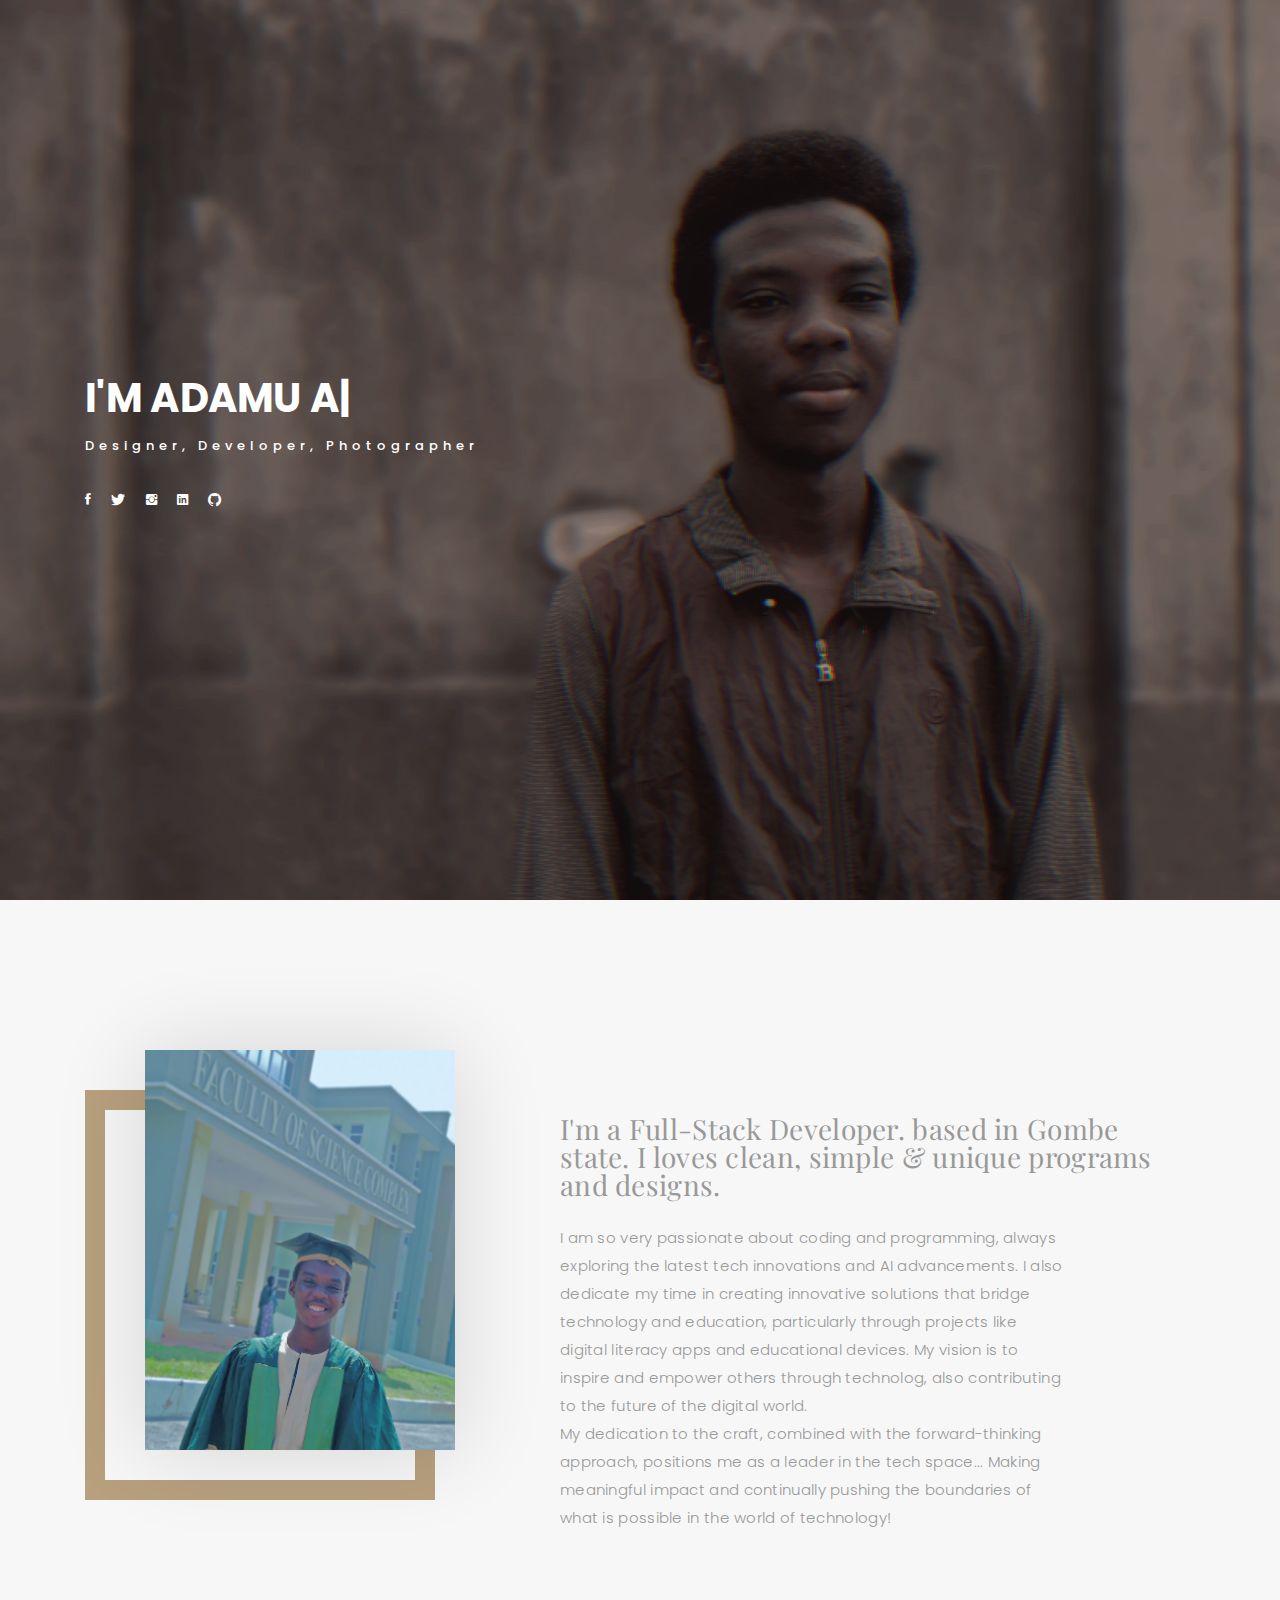
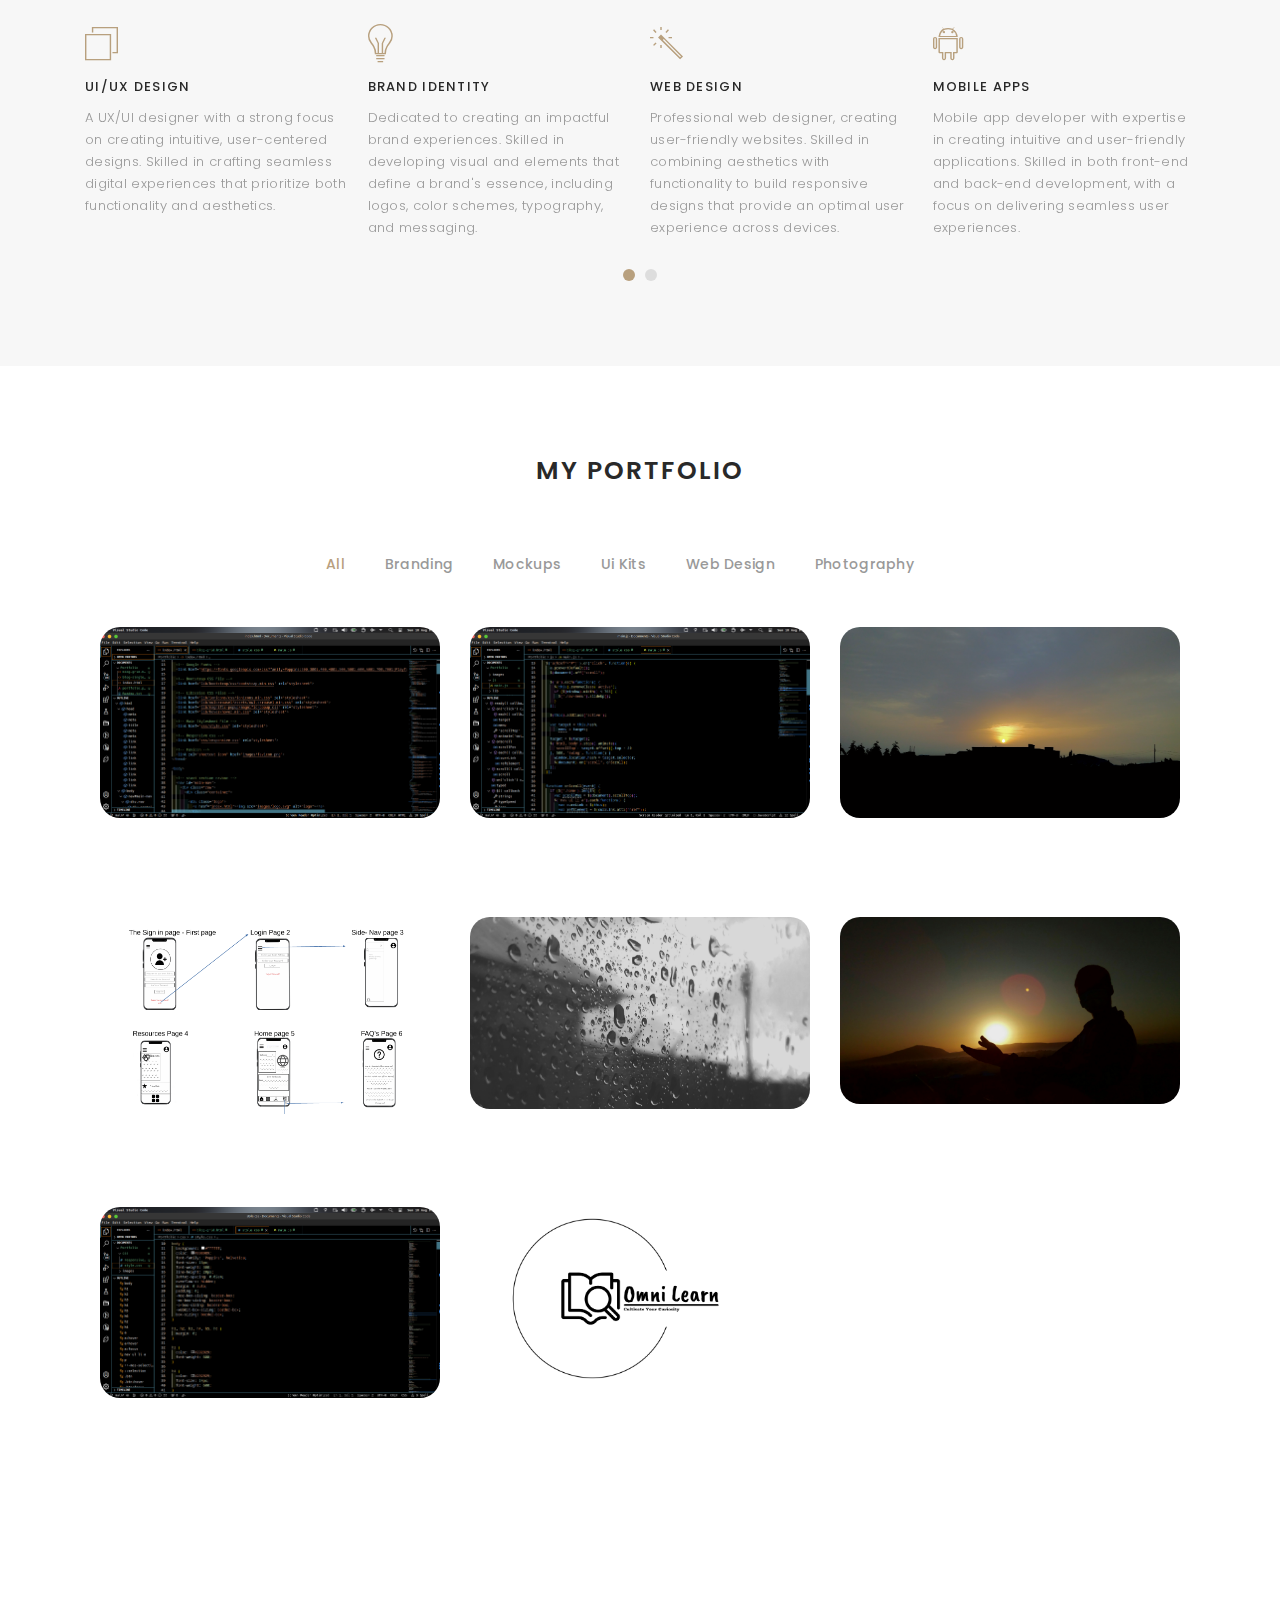
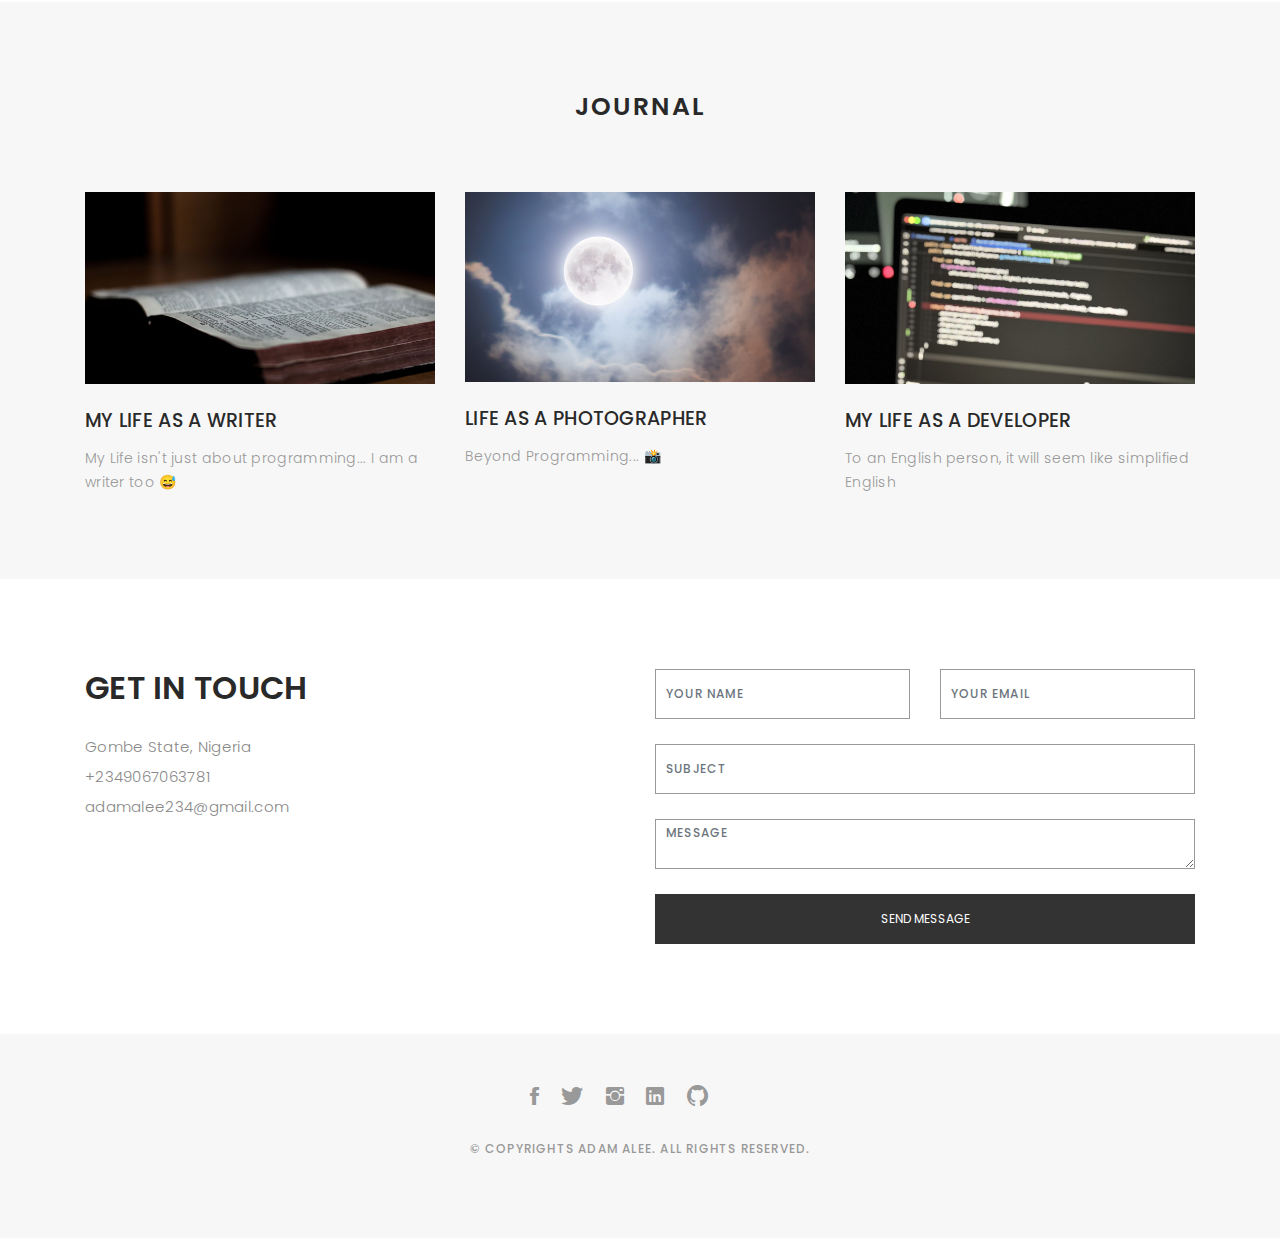
<file: Portfolio/index.html>
<!DOCTYPE html>
<html lang="en">

<head>
  <!-- meta -->
  <meta charset="utf-8">
  <meta content="width=device-width, initial-scale=1.0" name="viewport">

  <title>My Portfolio - Adam Alee</title>
  <meta content="" name="keywords">
  <meta content="" name="description">

  <!-- Google Fonts -->
  <link href="https://fonts.googleapis.com/css?family=Poppins:300,300i,400,400i,500,500i,600,600i,700,700i|Playfair+Display:400,400i,700,700i,900,900i" rel="stylesheet">

  <!-- Bootstrap CSS File -->
  <link href="lib/bootstrap/css/bootstrap.min.css" rel="stylesheet">

  <!-- Libraries CSS Files -->
  <link href="lib/ionicons/css/ionicons.min.css" rel="stylesheet">
  <link href="lib/owlcarousel/assets/owl.carousel.min.css" rel="stylesheet">
  <link href="lib/magnific-popup/magnific-popup.css" rel="stylesheet">
  <link href="lib/hover/hover.min.css" rel="stylesheet">

  <!-- Main Stylesheet File -->
  <link href="css/style.css" rel="stylesheet">

  <!-- Responsive css -->
  <link href="css/responsive.css" rel="stylesheet">

  <!-- Favicon -->
  <link rel="shortcut icon" href="images/favicon.png">
</head>

<body>

  <!-- start section navbar -->
  <nav id="main-nav">
    <div class="row">
      <div class="container">

        <div class="logo">
          <a href="index.html"><img src="images/logo.svg" alt="logo"></a>
        </div>

        <div class="responsive"><i data-icon="m" class="ion-navicon-round"></i></div>

        <ul class="nav-menu list-unstyled">
          <li><a href="#header" class="smoothScroll">Home</a></li>
          <li><a href="#about" class="smoothScroll">About</a></li>
          <li><a href="#portfolio" class="smoothScroll">Portfolio</a></li>
          <li><a href="#journal" class="smoothScroll">Blog</a></li>
          <li><a href="#contact" class="smoothScroll">Contact</a></li>
        </ul>

      </div>
    </div>
  </nav>
  <!-- End section navbar -->


  <!-- start section header -->
  <div id="header" class="home">

    <div class="container">
      <div class="header-content">
        <h1>I'm <span class="typed"></span></h1>
        <p>designer, developer, photographer</p>

        <ul class="list-unstyled list-social">
          <li><a href="#"><i class="ion-social-facebook"></i></a></li>
          <li><a href="https://x.com/_adam_alee"><i class="ion-social-twitter"></i></a></li>
          <li><a href="https://www.instagram.com/_adam_alee"><i class="ion-social-instagram"></i></a></li>
          <li><a href="https://www.linkedin.com/in/muhammad-adamu-aliyu"><i class="ion-social-linkedin"></i></a></li>
          <li><a href="#"><i class="ion-social-medium"></i></a></li>
          <li><a href="#"><i class="ion-social-telegram"></i></a></li>
          <li><a href="https://www.github.com/AdamAlee01"><i class="ion-social-github"></i></a></li>
        </ul>
      </div>
    </div>
  </div>
  <!-- End section header -->


  <!-- start section about us -->
  <div id="about" class="paddsection">
    <div class="container">
      <div class="row justify-content-between">

        <div class="col-lg-4 ">
          <div class="div-img-bg">
            <div class="about-img">
              <img src="images/me.jpg" class="img-responsive" alt="me">
            </div>
          </div>
        </div>

        <div class="col-lg-7">
          <div class="about-descr">

            <p class="p-heading">I'm a Full-Stack Developer. based in Gombe state. I loves clean, simple & unique programs and designs.  </p>
            <p class="separator">I am so very passionate about coding and programming, always exploring the latest tech innovations and AI advancements. I also dedicate my time in creating innovative solutions that bridge technology and education, particularly through projects like digital literacy apps and educational devices. My vision is to inspire and empower others through technolog, also contributing to the future of the digital world. 
            <br>My dedication to the craft, combined with the forward-thinking approach, positions me as a leader in the tech space... Making meaningful impact and continually pushing the boundaries of what is possible in the world of technology! </p>

          </div>

        </div>
      </div>
    </div>
  </div>
  <!-- end section about us -->


  <!-- start section services -->
  <div id="services">
    <div class="container">

        <div class="services-carousel owl-theme">

          <div class="services-block">

            <i class="ion-ios-browsers-outline"></i>
            <span>UI/UX DESIGN</span>
            <p class="separator">A UX/UI designer with a strong focus on creating intuitive, user-centered designs. Skilled in crafting seamless digital experiences that prioritize both functionality and aesthetics.
 </p>

          </div>

          <div class="services-block">

            <i class="ion-ios-lightbulb-outline"></i>
            <span>BRAND IDENTITY</span>
            <p class="separator">Dedicated to creating an impactful brand experiences. Skilled in developing visual and elements that define a brand's essence, including logos, color schemes, typography, and messaging.
</p>

          </div>

          <div class="services-block">

            <i class="ion-ios-color-wand-outline"></i>
            <span>WEB DESIGN</span>
            <p class="separator">Professional web designer, creating user-friendly websites. Skilled in combining aesthetics with functionality to build responsive designs that provide an optimal user experience across devices.
 </p>

          </div>

          <div class="services-block">

            <i class="ion-social-android-outline"></i>
            <span>MOBILE APPS</span>
            <p class="separator">Mobile app developer with expertise in creating intuitive and user-friendly applications. Skilled in both front-end and back-end development, with a focus on delivering seamless user experiences.
 </p>

          </div>

          <div class="services-block">

            <i class="ion-ios-analytics-outline"></i>
            <span>Analytics</span>
            <p class="separator">professional data analyst with expertise in transforming complex data into actionable insights. Skilled in data collection, analysis, and visualization, with a strong ability to identify trends, patterns, and opportunities. </p>

          </div>

          <div class="services-block">

            <i class="ion-ios-camera-outline"></i>
            <span>PHOTOGRAPHY</span>
            <p class="separator">A professional photographer. Skilled in capturing striking visuals across diverse subjects, from landscapes to portraits. Taking impactful images that resonate with emotion and tell compelling stories
</p>

          </div>

        </div>

    </div>

  </div>
  <!-- end section services -->


  <!-- start section portfolio -->
  <div id="portfolio" class="text-center paddsection">

    <div class="container">
      <div class="section-title text-center">
        <h2>My Portfolio</h2>
      </div>
    </div>

    <div class="container">
      <div class="row">
        <div class="col-md-12">

          <div class="portfolio-list">

            <ul class="nav list-unstyled" id="portfolio-flters">
              <li class="filter filter-active" data-filter=".all">all</li>
              <li class="filter" data-filter=".branding">branding</li>
              <li class="filter" data-filter=".mockups">mockups</li>
              <li class="filter" data-filter=".uikits">ui kits</li>
              <li class="filter" data-filter=".webdesign">web design</li>
              <li class="filter" data-filter=".photography">photography</li>
            </ul>

          </div>

          <div class="portfolio-container">

            <div class="col-lg-4 col-md-6 portfolio-thumbnail all webdesign">
              <a class="popup-img" href="images/portfolio/webdesign1.jpg">
                <img src="images/portfolio/webdesign1.jpg" style="border-radius: 20px;" alt="img">
              </a>
            </div>

            <div class="col-lg-4 col-md-6 portfolio-thumbnail all webdesign">
              <a class="popup-img" href="images/portfolio/webdesign3.jpg">
                <img src="images/portfolio/webdesign3.jpg" style="border-radius: 20px;" alt="img">
              </a>
            </div>

            <div class="col-lg-4 col-md-6 portfolio-thumbnail all photography">
              <a class="popup-img" href="images/portfolio/photography1.jpg">
                <img src="images/portfolio/photography1.jpg" style="border-radius: 20px;" alt="img">
              </a>
            </div>

            <div class="col-lg-4 col-md-6 portfolio-thumbnail all mockups branding">
              <a class="popup-img" href="images/portfolio/branding1.jpg">
                <img src="images/portfolio/branding1.jpg" style="border-radius: 20px;" alt="img">
              </a>
            </div>
              
            <div class="col-lg-4 col-md-6 portfolio-thumbnail all photography">
              <a class="popup-img" href="images/portfolio/photography3.jpg">
                <img src="images/portfolio/photography3.jpg" style="border-radius: 20px;" alt="img">
              </a>
            </div>

            <div class="col-lg-4 col-md-6 portfolio-thumbnail all photography">
              <a class="popup-img" href="images/portfolio/photography5.jpg">
                <img src="images/portfolio/photography5.jpg" style="border-radius: 20px;" alt="img">
              </a>
            </div>

            <div class="col-lg-4 col-md-6 portfolio-thumbnail all mockups uikits webdesign">
              <a class="popup-img" href="images/portfolio/webdesign2.jpg">
                <img src="images/portfolio/webdesign2.jpg" style="border-radius: 20px;" alt="img">
              </a>
            </div>
            <div class="col-lg-4 col-md-6 portfolio-thumbnail all branding mockups">
              <a class="popup-img" href="images/portfolio/mockup1.jpg">
                <img src="images/portfolio/mockup1.jpg" style="border-radius: 20px;" alt="img">
              </a>
            </div>

          </div>
        </div>
      </div>
    </div>

  </div>
  <!-- End section portfolio -->


  <!-- start section journal -->
  <div id="journal" class="text-left paddsection">

    <div class="container">
      <div class="section-title text-center">
        <h2>journal</h2>
      </div>
    </div>

    <div class="container">
      <div class="journal-block">
        <div class="row">

          <div class="col-lg-4 col-md-6">
            <div class="journal-info">

              <a href="blog-single.html"><img src="images/blog-post-1.jpg" class="img-responsive" alt="img"></a>

              <div class="journal-txt">

                <h4><a href="blog-single.html"> MY LIFE AS A WRITER</a></h4>
                <p class="separator"> My Life isn't just about programming... I am a writer too 😅
                </p>

              </div>

            </div>
          </div>

          <div class="col-lg-4 col-md-6">
            <div class="journal-info">

              <a href="photographer.html"><img src="images/blog-post-2.jpg" class="img-responsive" alt="img"></a>

              <div class="journal-txt">

                <h4><a href="photographer.html"> LIFE AS A PHOTOGRAPHER</a></h4>
                <p class="separator">Beyond Programming... 📸
                </p>

              </div>

            </div>
          </div>

          <div class="col-lg-4 col-md-6">
            <div class="journal-info">

              <a href="blog-single.html"><img src="images/blog-post-3.jpg" class="img-responsive" style="border-radius:0px;" alt="img"></a>

              <div class="journal-txt">

                <h4><a href="blog-single.html"> MY LIFE AS A DEVELOPER</a></h4>
                <p class="separator">To an English person, it will seem like simplified English
                </p>

              </div>
            </div>
          </div>

        </div>
      </div>
    </div>

  </div>
  <!-- End section journal -->


  <!-- start sectoion contact -->
  <div id="contact" class="paddsection">
    <div class="container">
      <div class="contact-block1">
        <div class="row">

          <div class="col-lg-6">
            <div class="contact-contact">

              <h2 class="mb-30">GET IN TOUCH</h2>

              <ul class="contact-details">
                <li><span>Gombe State, Nigeria</span></li>
                <li><span>+2349067063781</span></li>
                <li><span>adamalee234@gmail.com</span></li>
              </ul>

            </div>
          </div>

          <div class="col-lg-6">
            <form action="" method="post" role="form" class="contactForm">
              <div class="row">

                <div id="sendmessage">Your message has been sent. Thank you!</div>
                <div id="errormessage"></div>

                <div class="col-lg-6">
                  <div class="form-group contact-block1">
                    <input type="text" name="name" class="form-control" id="name" placeholder="Your Name" data-rule="minlen:4" data-msg="Please enter at least 4 chars" />
                    <div class="validation"></div>
                  </div>
                </div>

                <div class="col-lg-6">
                  <div class="form-group">
                    <input type="email" class="form-control" name="email" id="email" placeholder="Your Email" data-rule="email" data-msg="Please enter a valid email" />
                    <div class="validation"></div>
                  </div>
                </div>

                <div class="col-lg-12">
                  <div class="form-group">
                    <input type="text" class="form-control" name="subject" id="subject" placeholder="Subject" data-rule="minlen:4" data-msg="Please enter at least 8 chars of subject" />
                    <div class="validation"></div>
                  </div>
                </div>

                <div class="col-lg-12">
                  <div class="form-group">
                    <textarea class="form-control" name="message" rows="12" data-rule="required" data-msg="Please write something for us" placeholder="Message"></textarea>
                    <div class="validation"></div>
                  </div>
                </div>

                <div class="col-lg-12">
                  <input type="submit" class="btn btn-defeault btn-send" value="Send message">
                </div>

              </div>
            </form>
          </div>
        </div>
      </div>
    </div>
  </div>
  <!-- start sectoion contact -->


  <!-- start section footer -->
  <div id="footer" class="text-center">
    <div class="container">
      <div class="socials-media text-center">

        <ul class="list-unstyled">
         <li><a href="#"><i class="ion-social-facebook"></i></a></li>
          <li><a href="https://x.com/_adam_alee"><i class="ion-social-twitter"></i></a></li>
          <li><a href="https://www.instagram.com/_adam_alee"><i class="ion-social-instagram"></i></a></li>
          <li><a href="https://www.linkedin.com/in/muhammad-adamu-aliyu"><i class="ion-social-linkedin"></i></a></li>
          <li><a href="#"><i class="ion-social-medium"></i></a></li>
          <li><a href="#"><i class="ion-social-telegram"></i></a></li>
          <li><a href="https://www.github.com/AdamAlee01"><i class="ion-social-github"></i></a></li>
        </ul>

      </div>

      <p>&copy; Copyrights Adam Alee. All rights reserved.</p>

    </div>
  </div>
  <!-- End section footer -->

  <!-- JavaScript Libraries -->
  <script src="lib/jquery/jquery.min.js"></script>
  <script src="lib/jquery/jquery-migrate.min.js"></script>
  <script src="lib/bootstrap/js/bootstrap.bundle.min.js"></script>
  <script src="lib/typed/typed.js"></script>
  <script src="lib/owlcarousel/owl.carousel.min.js"></script>
  <script src="lib/magnific-popup/magnific-popup.min.js"></script>
  <script src="lib/isotope/isotope.pkgd.min.js"></script>

  <!-- Contact Form JavaScript File -->
  <script src="contactform/contactform.js"></script>

  <!-- Template Main Javascript File -->
  <script src="js/main.js"></script>

</body>

</html>
</file>
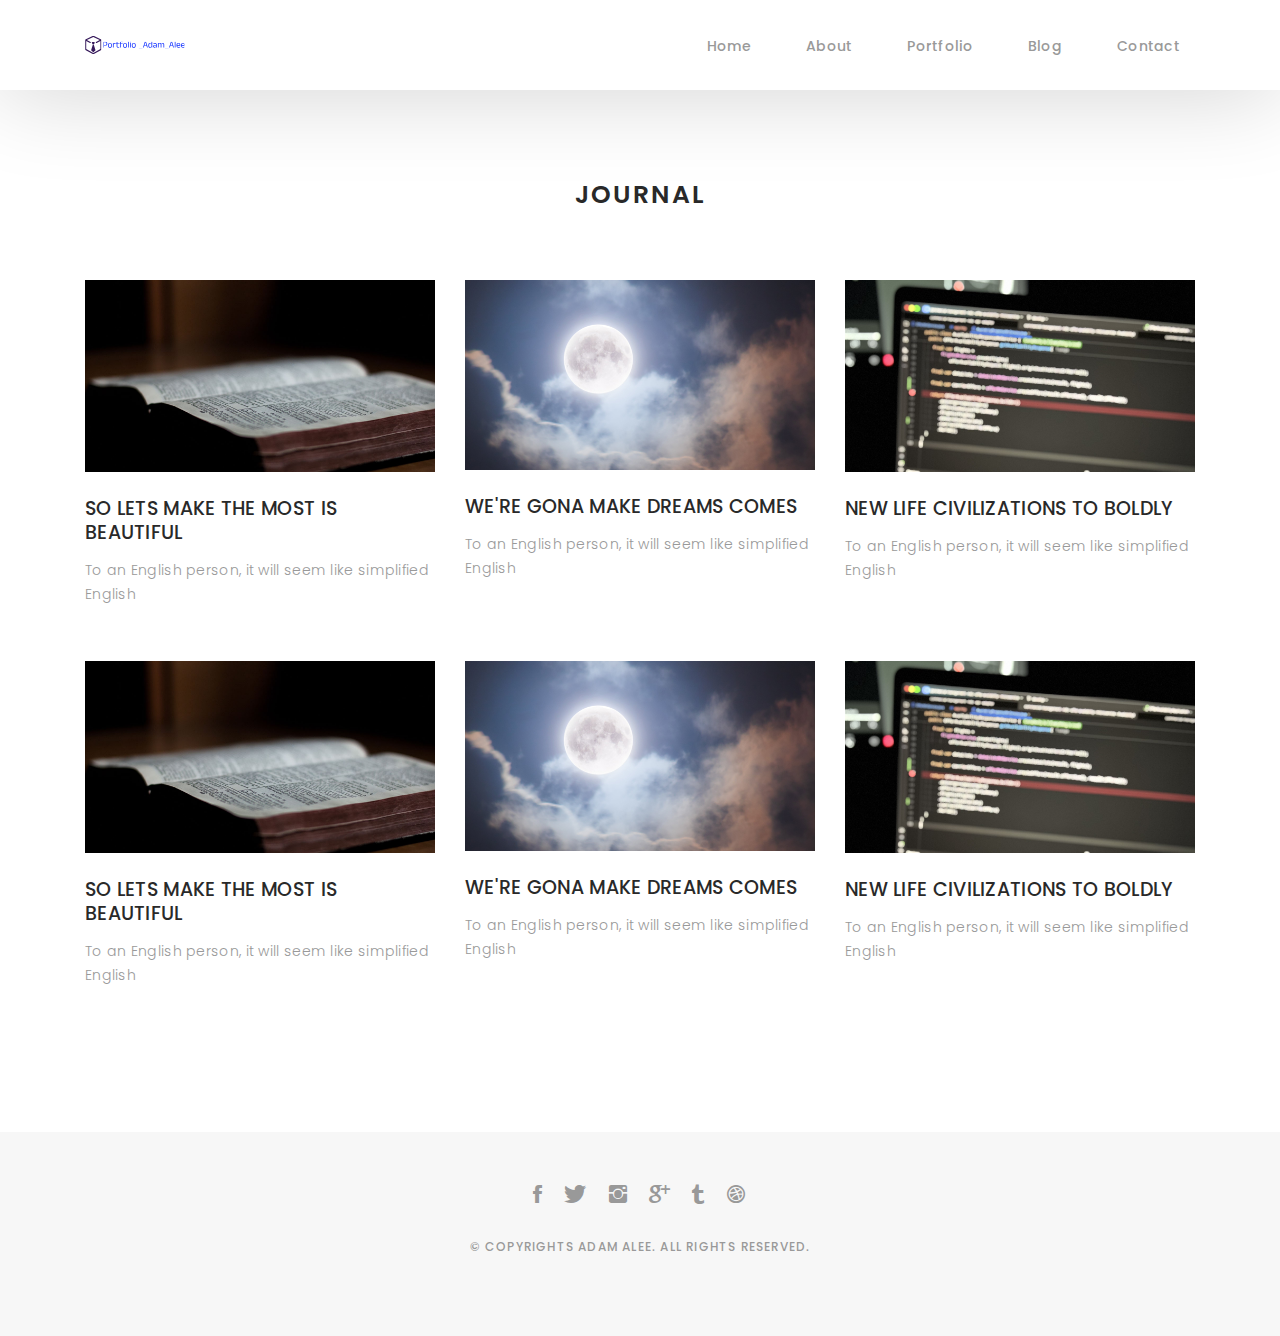
<file: Portfolio/blog-grid.html>
<!DOCTYPE html>
<html lang="en">

<head>
  <!-- meta -->
  <meta charset="utf-8">
  <meta content="width=device-width, initial-scale=1.0" name="viewport">

  <title>Adam Alee - Blog Grid</title>
  <meta content="" name="keywords">
  <meta content="" name="description">

  <!-- Google Fonts -->
  <link href="https://fonts.googleapis.com/css?family=Poppins:300,300i,400,400i,500,500i,600,600i,700,700i|Playfair+Display:400,400i,700,700i,900,900i" rel="stylesheet">

  <!-- Bootstrap CSS File -->
  <link href="lib/bootstrap/css/bootstrap.min.css" rel="stylesheet">

  <!-- Libraries CSS Files -->
  <link href="lib/ionicons/css/ionicons.min.css" rel="stylesheet">
  <link href="lib/owlcarousel/assets/owl.carousel.min.css" rel="stylesheet">
  <link href="lib/magnific-popup/magnific-popup.css" rel="stylesheet">
  <link href="lib/hover/hover.min.css" rel="stylesheet">

  <!-- Blog Stylesheet File -->
  <link href="css/blog.css" rel="stylesheet">

  <!-- Main Stylesheet File -->
  <link href="css/style.css" rel="stylesheet">

  <!-- Responsive css -->
  <link href="css/responsive.css" rel="stylesheet">

  <!-- Favicon -->
  <link rel="shortcut icon" href="images/favicon.png">

  <!-- =======================================================
    Author: Adam Alee
    Author URL: 
  ======================================================= -->
</head>

<body>

  <!-- start section navbar -->
  <nav id="main-nav-subpage" class="subpage-nav">
    <div class="row">
      <div class="container">

        <div class="logo">
          <a href="index.html"><img src="images/logo.svg" alt="logo"></a>
        </div>

        <div class="responsive"><i data-icon="m" class="ion-navicon-round"></i></div>

        <ul class="nav-menu list-unstyled">
          <li><a href="#homee" class="smoothScroll">Home</a></li>
          <li><a href="#about" class="smoothScroll">About</a></li>
          <li><a href="#portfolio" class="smoothScroll">Portfolio</a></li>
          <li><a href="#blog" class="smoothScroll">Blog</a></li>
          <li><a href="#contact" class="smoothScroll">Contact</a></li>
        </ul>

      </div>
    </div>
  </nav>
  <!-- End section navbar -->

  <!-- start section journal -->
  <div id="journal-blog" class="text-left  paddsections">

    <div class="container">
      <div class="section-title text-center">
        <h2>journal</h2>
      </div>
    </div>

    <div class="container">
      <div class="journal-block">
        <div class="row">

          <div class="col-lg-4 col-md-6">
            <div class="journal-info mb-30">

              <a href="blog-single.html"><img src="images/blog-post-1.jpg" class="img-responsive" alt="img"></a>

              <div class="journal-txt">

                <h4><a href="blog-single.html">SO LETS MAKE THE MOST IS BEAUTIFUL</a></h4>
                <p class="separator">To an English person, it will seem like simplified English
                </p>

              </div>

            </div>
          </div>

          <div class="col-lg-4 col-md-6">
            <div class="journal-info mb-30">

              <a href="blog-single.html"><img src="images/blog-post-2.jpg" class="img-responsive" alt="img"></a>

              <div class="journal-txt">

                <h4><a href="blog-single.html">WE'RE GONA MAKE DREAMS COMES</a></h4>
                <p class="separator">To an English person, it will seem like simplified English
                </p>

              </div>

            </div>
          </div>

          <div class="col-lg-4 col-md-6">
            <div class="journal-info mb-30">

              <a href="blog-single.html"><img src="images/blog-post-3.jpg" class="img-responsive" alt="img"></a>

              <div class="journal-txt">

                <h4><a href="blog-single.html">NEW LIFE CIVILIZATIONS TO BOLDLY</a></h4>
                <p class="separator">To an English person, it will seem like simplified English
                </p>

              </div>

            </div>
          </div>

          <div class="col-lg-4 col-md-6">
            <div class="journal-info mb-30">

              <a href="blog-single.html"><img src="images/blog-post-1.jpg" class="img-responsive" alt="img"></a>

              <div class="journal-txt">

                <h4><a href="blog-single.html">SO LETS MAKE THE MOST IS BEAUTIFUL</a></h4>
                <p class="separator">To an English person, it will seem like simplified English
                </p>

              </div>

            </div>
          </div>

          <div class="col-lg-4 col-md-6">
            <div class="journal-info mb-30">

              <a href="blog-single.html"><img src="images/blog-post-2.jpg" class="img-responsive" alt="img"></a>

              <div class="journal-txt">

                <h4><a href="blog-single.html">WE'RE GONA MAKE DREAMS COMES</a></h4>
                <p class="separator">To an English person, it will seem like simplified English
                </p>

              </div>

            </div>
          </div>

          <div class="col-lg-4 col-md-6">
            <div class="journal-info mb-30">

              <a href="blog-single.html"><img src="images/blog-post-3.jpg" class="img-responsive" alt="img"></a>

              <div class="journal-txt">

                <h4><a href="blog-single.html">NEW LIFE CIVILIZATIONS TO BOLDLY</a></h4>
                <p class="separator">To an English person, it will seem like simplified English
                </p>

              </div>

            </div>
          </div>

        </div>
      </div>
    </div>
  </div>
  <!-- End section journal -->


  <!-- start section footer -->
  <div id="footer" class="text-center">
    <div class="container">
      <div class="socials-media text-center">

        <ul class="list-unstyled">
          <li><a href="#"><i class="ion-social-facebook"></i></a></li>
          <li><a href="#"><i class="ion-social-twitter"></i></a></li>
          <li><a href="#"><i class="ion-social-instagram"></i></a></li>
          <li><a href="#"><i class="ion-social-googleplus"></i></a></li>
          <li><a href="#"><i class="ion-social-tumblr"></i></a></li>
          <li><a href="#"><i class="ion-social-dribbble"></i></a></li>
        </ul>

      </div>

      <p>&copy; Copyrights Adam Alee. All rights reserved.</p>

      <div class="credits">
       
      </div>

    </div>
  </div>
  <!-- End section footer -->

  <!-- JavaScript Libraries -->
  <script src="lib/jquery/jquery.min.js"></script>
  <script src="lib/jquery/jquery-migrate.min.js"></script>
  <script src="lib/bootstrap/js/bootstrap.bundle.min.js"></script>
  <script src="lib/typed/typed.js"></script>
  <script src="lib/owlcarousel/owl.carousel.min.js"></script>
  <script src="lib/magnific-popup/magnific-popup.min.js"></script>
  <script src="lib/isotope/isotope.pkgd.min.js"></script>

  <!-- Contact Form JavaScript File -->
  <script src="contactform/contactform.js"></script>

  <!-- Template Main Javascript File -->
  <script src="js/main.js"></script>

</body>

</html>
</file>
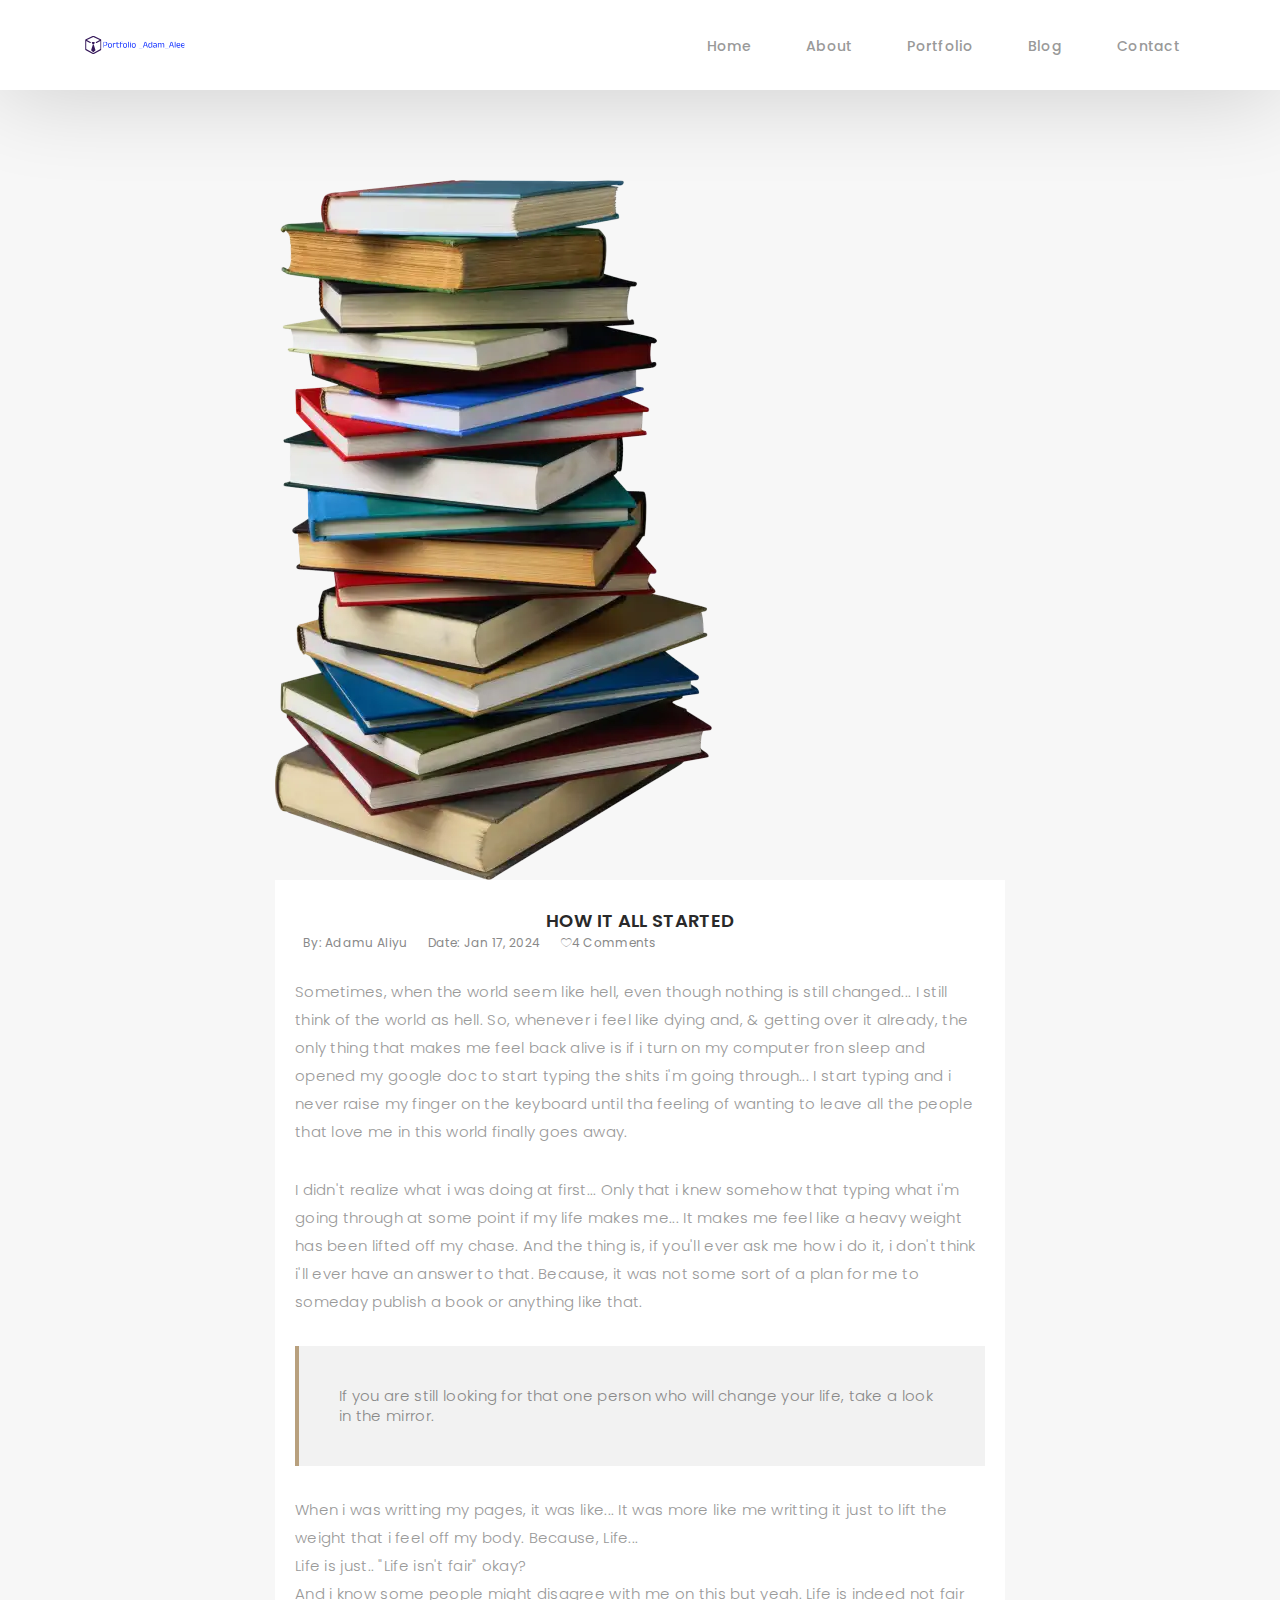
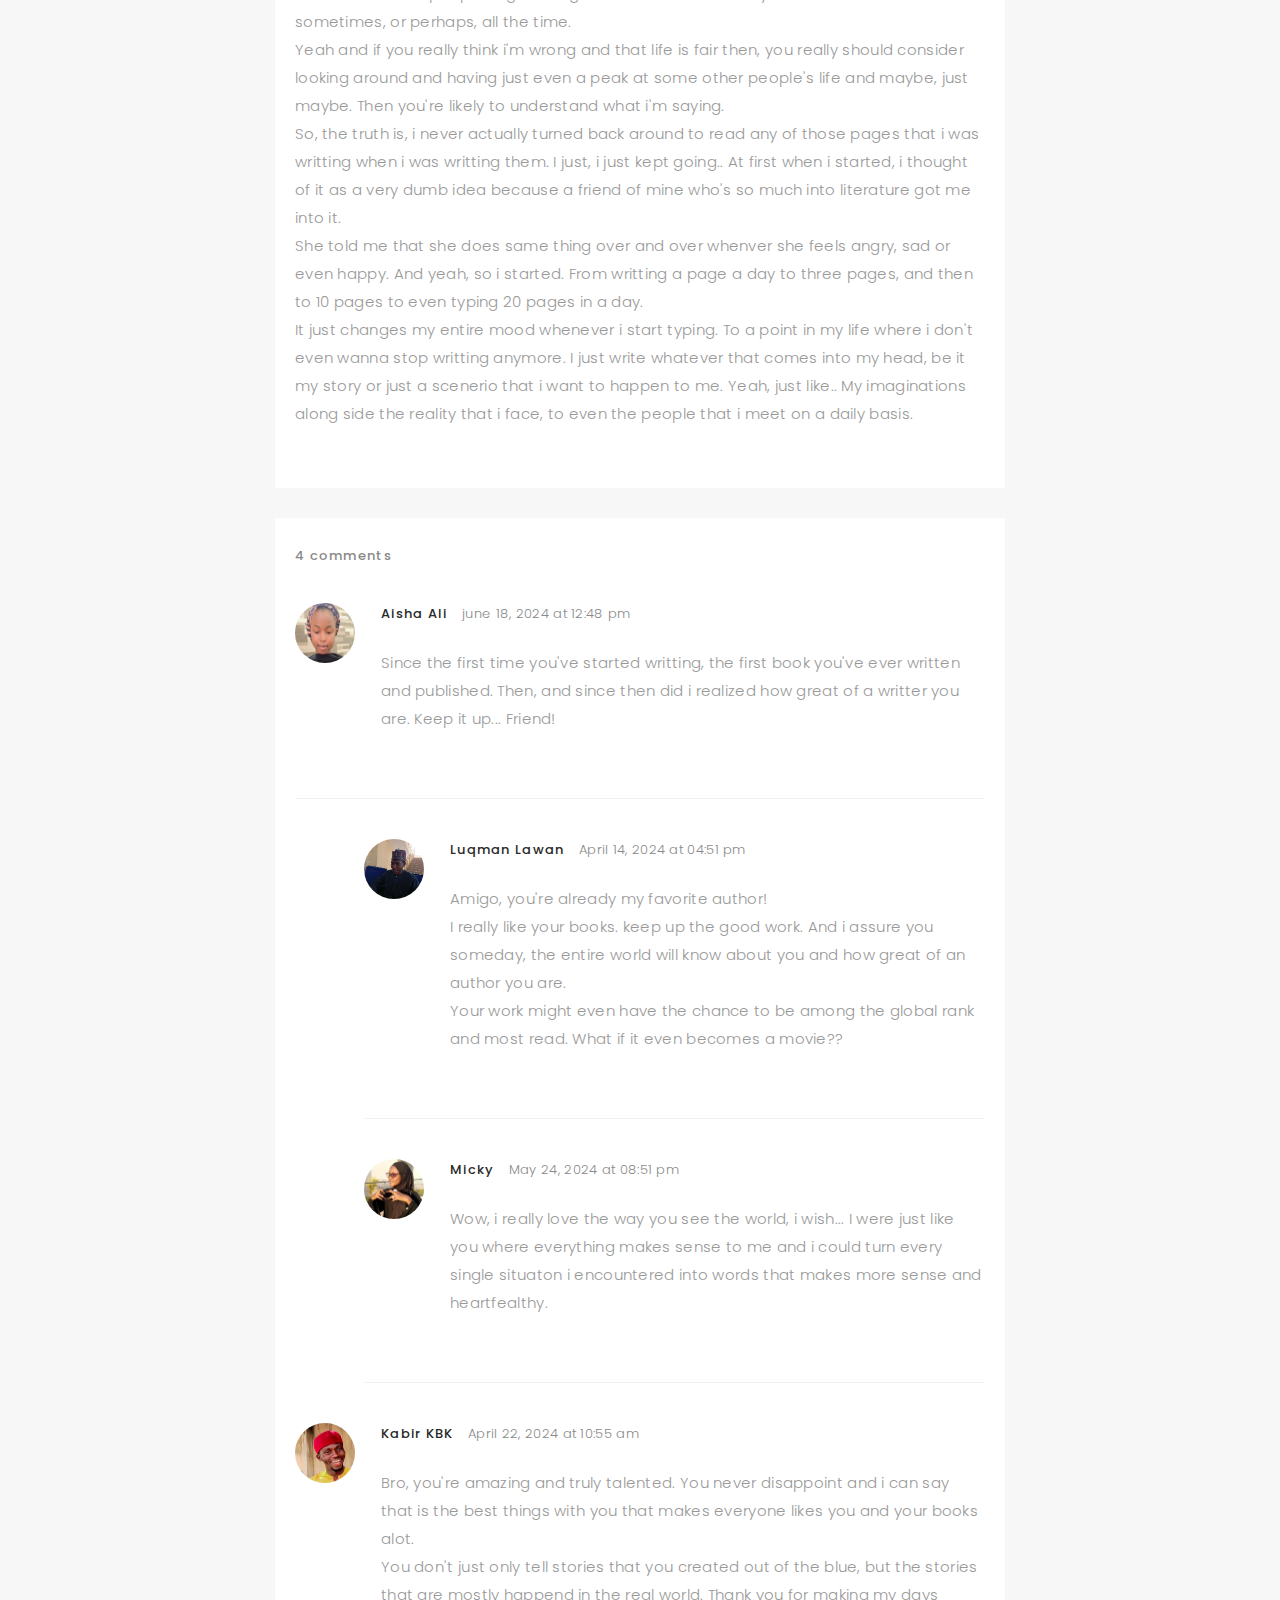
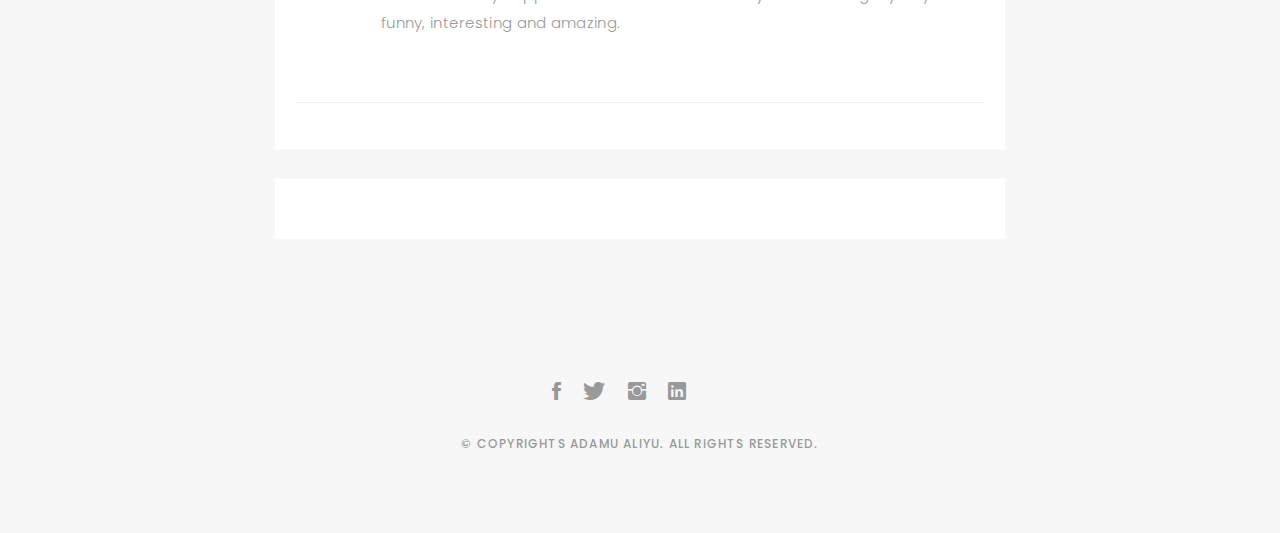
<file: Portfolio/blog-single.html>
<!DOCTYPE html>
<html lang="en">

<head>
  <!-- meta -->
  <meta charset="utf-8">
  <meta content="width=device-width, initial-scale=1.0" name="viewport">

  <title>Adam as an author</title>
  <meta content="" name="keywords">
  <meta content="" name="description">

  <!-- Google Fonts -->
  <link href="https://fonts.googleapis.com/css?family=Poppins:300,300i,400,400i,500,500i,600,600i,700,700i|Playfair+Display:400,400i,700,700i,900,900i" rel="stylesheet">

  <!-- Bootstrap CSS File -->
  <link href="lib/bootstrap/css/bootstrap.min.css" rel="stylesheet">

  <!-- Libraries CSS Files -->
  <link href="lib/ionicons/css/ionicons.min.css" rel="stylesheet">
  <link href="lib/owlcarousel/assets/owl.carousel.min.css" rel="stylesheet">
  <link href="lib/magnific-popup/magnific-popup.css" rel="stylesheet">
  <link href="lib/hover/hover.min.css" rel="stylesheet">

  <!-- Blog Stylesheet File -->
  <link href="css/blog.css" rel="stylesheet">

  <!-- Main Stylesheet File -->
  <link href="css/style.css" rel="stylesheet">

  <!-- Responsive css -->
  <link href="css/responsive.css" rel="stylesheet">

  <!-- Favicon -->
  <link rel="shortcut icon" href="images/favicon.png">

  <!-- =======================================================
    Author: Adamu Aliyu
  ======================================================= -->
</head>

<body>

  <!-- start section navbar -->
  <nav id="main-nav-subpage" class="subpage-nav">
    <div class="row">
      <div class="container">

        <div class="logo">
          <a href="index.html"><img src="images/logo.svg" alt="logo"></a>
        </div>

        <div class="responsive"><i data-icon="m" class="ion-navicon-round"></i></div>

        <ul class="nav-menu list-unstyled">
          <li><a href="index.html" class="smoothScroll">Home</a></li>
          <li><a href="#about" class="smoothScroll">About</a></li>
          <li><a href="#portfolio" class="smoothScroll">Portfolio</a></li>
          <li><a href="#blog" class="smoothScroll">Blog</a></li>
          <li><a href="#contact" class="smoothScroll">Contact</a></li>
        </ul>
      </div>
    </div>
  </nav>
  <!-- End section navbar -->
  <!-- start section main content -->
  <div class="main-content paddsection">
    <div class="container">
      <div class="row justify-content-center">
        <div class="col-md-8 col-md-offset-2">
          <div class="row">
            <div class="container-main single-main">
              <div class="col-md-12">
                <div class="block-main mb-30">
                  <img src="images/blog-post-big.jpg" class="img-responsive" alt="reviews2">
                  <div class="content-main single-post padDiv">
                    <div class="journal-txt">
                      <h4 style="font-size: larger; text-align: center">HOW IT ALL STARTED</h4>
                    </div>
                    <div class="post-meta">
                      <ul class="list-unstyled mb-0">
                        <li class="author">by: Adamu Aliyu</li>
                        <li class="date">date: Jan 17, 2024</li>
                        <li class="commont"><i class="ion-ios-heart-outline"></i>4 Comments</li>
                      </ul>
                    </div>
                    <p class="mb-30">Sometimes, when the world seem like hell, even though nothing is still changed... I still think of the world as hell.
                      So, whenever i feel like dying and, & getting over it already, the only thing that makes me feel back alive is if i turn on my computer fron sleep and opened my
                      google doc to start typing the shits i'm going through... I start typing and i never raise my finger on the keyboard until tha feeling of wanting to leave all the people that
                      love me in this world finally goes away.</p>
                    <p class="mb-30">I didn't realize what i was doing at first... Only that i knew somehow that typing what i'm going through at some point if my life makes me...
                      It makes me feel like a heavy weight has been lifted off my chase. And the thing is, if you'll ever ask me how i do it, i don't think i'll ever have an answer 
                      to that. Because, it was not some sort of a plan for me to someday publish a book or anything like that.</p>
                    <blockquote>If you are still looking for that one person who will change your life, take a look in the mirror.</blockquote>
                    <p class="mb-30">When i was writting my pages, it was like... It was more like me writting it just to lift the weight that i feel off my body.
                        Because,
                      Life...
                        <br>Life is just.. "Life isn't fair" okay? <br>And i know some people might disagree with me on this but yeah. Life is indeed not fair sometimes, or perhaps, all the time.<br>
                       Yeah and if you really think i'm wrong and that life is fair then, you really should consider looking around and having just even a peak at some other people's life and maybe, just maybe. Then
                        you're likely to understand what i'm saying.
                      <br>So, the truth is, i never actually turned back around to read any of those pages that i was writting when i was writting them. I just, i just kept going.. 
                        At first when i started, i thought of it as a very dumb idea because a friend of mine who's so much into literature got me into it.
                       <br> She told me that she does same thing over and over whenver she feels angry, sad or even happy. And yeah, so i started. From writting a page 
                        a day to three pages, and then to 10 pages to even
                      typing 20 pages in a day. <br>It just changes my entire mood whenever i start typing. To a point in my life where i don't even wanna stop writting anymore.
                     I just write whatever that comes into my head, be it my story or just a scenerio that i want to happen to me. Yeah, just like..
                        My imaginations along side the reality that i face, to even the people that i meet on a daily basis.</p>
                  </div>
                </div>
              </div>
              <div class="col-md-12">
                <div class="comments text-left padDiv mb-30">
                  <div class="entry-comments">
                    <h6 class="mb-30">4 comments</h6>
                    <ul class="entry-comments-list list-unstyled">
                      <li>
                        <div class="entry-comments-item">
                          <img src="images/avatar.jpg" class="entry-comments-avatar" alt="">
                          <div class="entry-comments-body">
                            <span class="entry-comments-author">Aisha Ali</span>
                            <span style="font-size: small">june 18, 2024 at 12:48 pm</span>
                            <p class="mb-10">Since the first time you've started writting, the first book you've ever written and published.
                                Then, and since then did i realized how great of a writter you are. Keep it up... Friend! </p>
                          </div>
                        </div>
                        <ul class="entry-comments-reply list-unstyled">
                          <li>
                            <div class="entry-comments-item">
                              <img src="images/avatar2.jpg" class="entry-comments-avatar" alt="">
                              <div class="entry-comments-body">
                                <span class="entry-comments-author">Luqman Lawan</span>
                                <span style="font-size: small">April 14, 2024 at 04:51 pm</span>
                                <p class="mb-10">Amigo, you're already my favorite author! <br>
                                    I really like your books. keep up the good work. And i assure you someday, 
                                    the entire world will  
                                  know about you and how great of an author you are.<br> Your work might even have the chance
                                    to be among the global rank and most read.
                                    What if it even becomes a movie??</p>
                              </div>
                            </div>
                          </li>
                            <div class="entry-comments-item">
                              <img src="images/avater-Micky.jpg" class="entry-comments-avatar" alt="">
                              <div class="entry-comments-body">
                                <span class="entry-comments-author">Micky</span>
                                <span style="font-size: small">May 24, 2024 at 08:51 pm</span>
                                <p class="mb-10">Wow, i really love the way you see the world, i wish... I were just like you
                                  where everything makes sense to me and i could turn every single situaton i encountered into words that makes more
                                  sense and heartfealthy.</p>
                              </div>
                            </div>
                        </ul>
                      </li>
                      <li>
                        <div class="entry-comments-item">
                          <img src="images/avatar3.jpg" class="entry-comments-avatar" alt="">
                          <div class="entry-comments-body">
                            <span class="entry-comments-author">Kabir KBK</span>
                            <span style="font-size: small">April 22, 2024 at 10:55 am</span>
                            <p class="mb-10">Bro, you're amazing and truly talented. You never disappoint and i can say that is the best things with you
                              that makes everyone likes you and your books alot. <br>
                                You don't just only tell stories that you created out of the blue,
                           but the stories that are mostly happend in the real world. Thank you for making my days funny, interesting and amazing.</p>
                          </div>
                        </div>
                      </li>
                    </ul>
                  </div>
                </div>
              </div>
              <div class="col-lg-12">
                <div class="cmt padDiv">
                </div>
              </div>
            </div>
          </div>
        </div>
      </div>
    </div>
  </div>
  <!--  </div> -->
  <!-- start section main content -->

  <!-- start section footer -->
  <div id="footer" class="text-center">
    <div class="container">
      <div class="socials-media text-center">

        <ul class="list-unstyled">
          <li><a href="#"><i class="ion-social-facebook"></i></a></li>
          <li><a href="#"><i class="ion-social-twitter"></i></a></li>
          <li><a href="#"><i class="ion-social-instagram"></i></a></li>
          <li><a href="#"><i class="ion-social-linkedin"></i></a></li>
          <li><a href="#"><i class="ion-social-"></i></a></li>
          <li><a href="#"><i class="ion-social-"></i></a></li>
        </ul>

      </div>

      <p>&copy; Copyrights Adamu Aliyu. All rights reserved.</p>

    </div>
  </div>
  <!-- End section footer -->

  <!-- JavaScript Libraries -->
  <script src="lib/jquery/jquery.min.js"></script>
  <script src="lib/jquery/jquery-migrate.min.js"></script>
  <script src="lib/bootstrap/js/bootstrap.bundle.min.js"></script>
  <script src="lib/typed/typed.js"></script>
  <script src="lib/owlcarousel/owl.carousel.min.js"></script>
  <script src="lib/magnific-popup/magnific-popup.min.js"></script>
  <script src="lib/isotope/isotope.pkgd.min.js"></script>

  <!-- Contact Form JavaScript File -->
  <script src="contactform/contactform.js"></script>

  <!-- Template Main Javascript File -->
  <script src="js/main.js"></script>

</body>

</html>
</file>
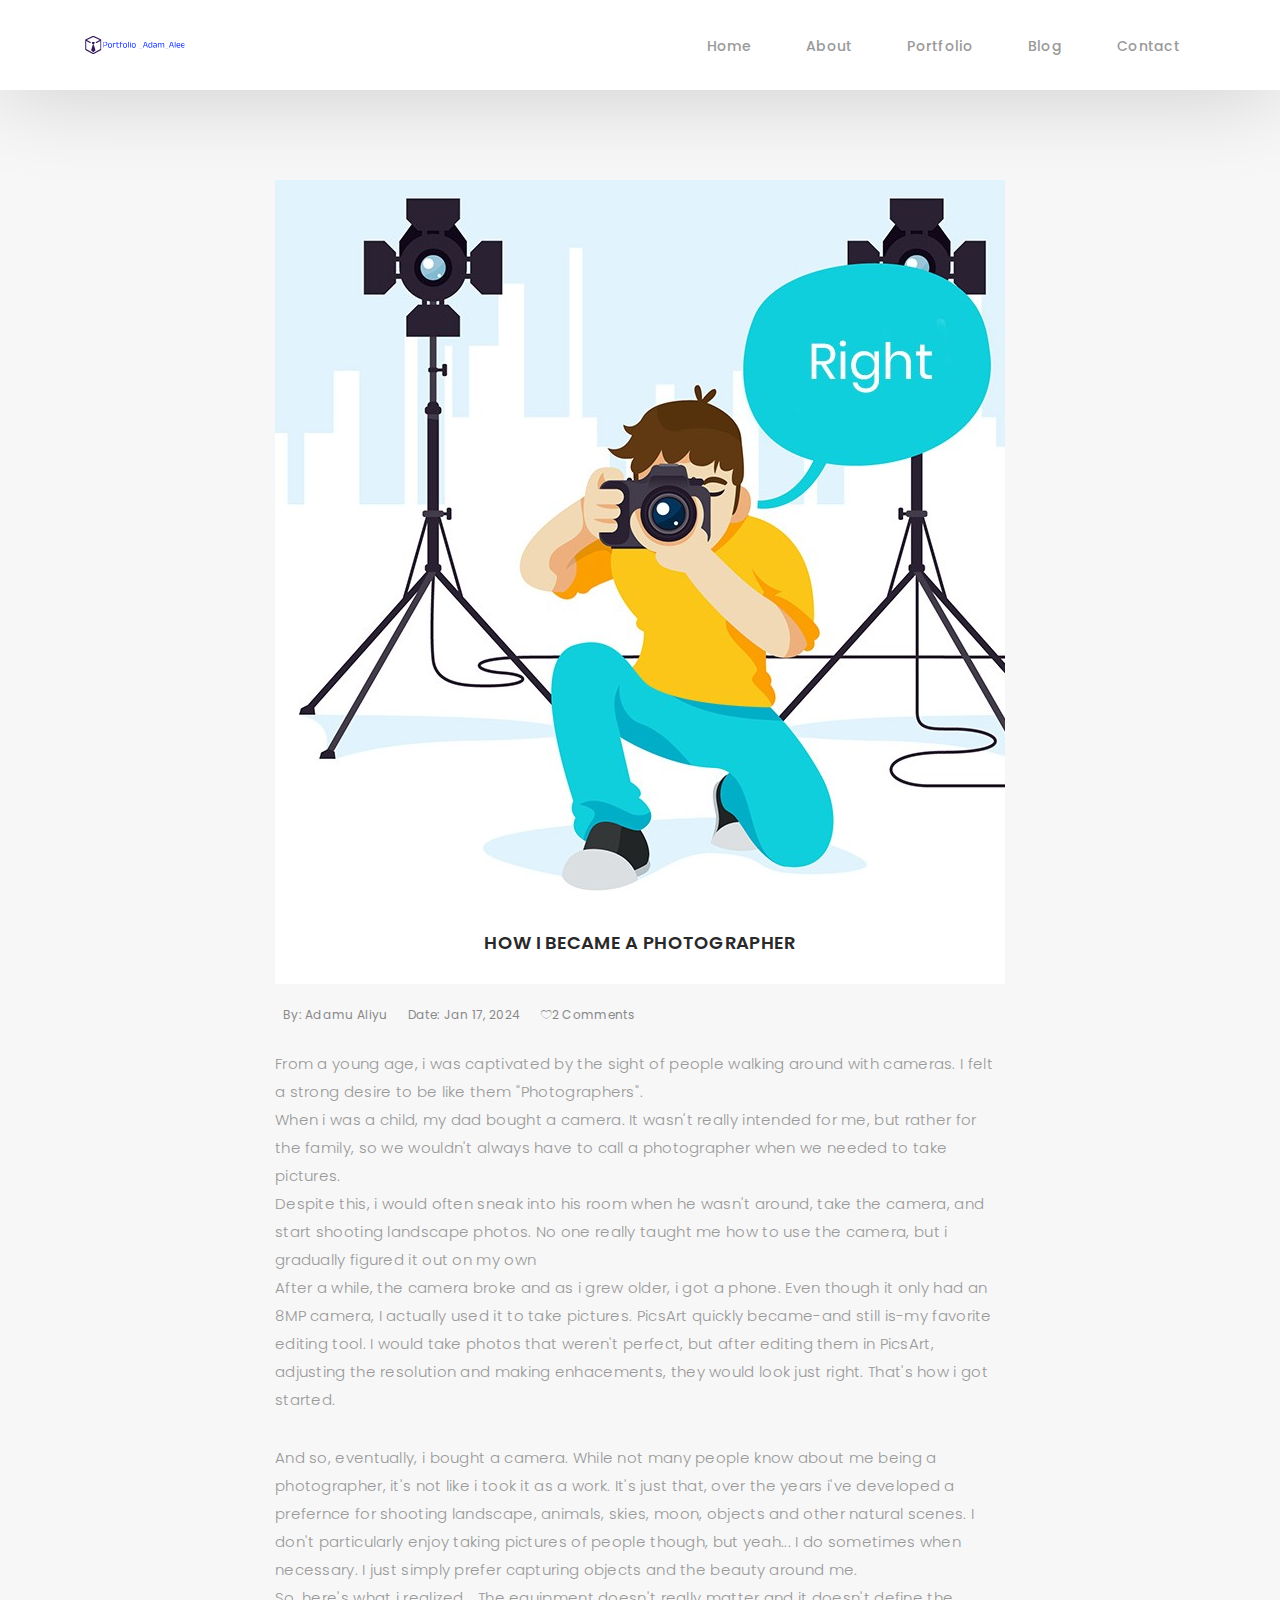
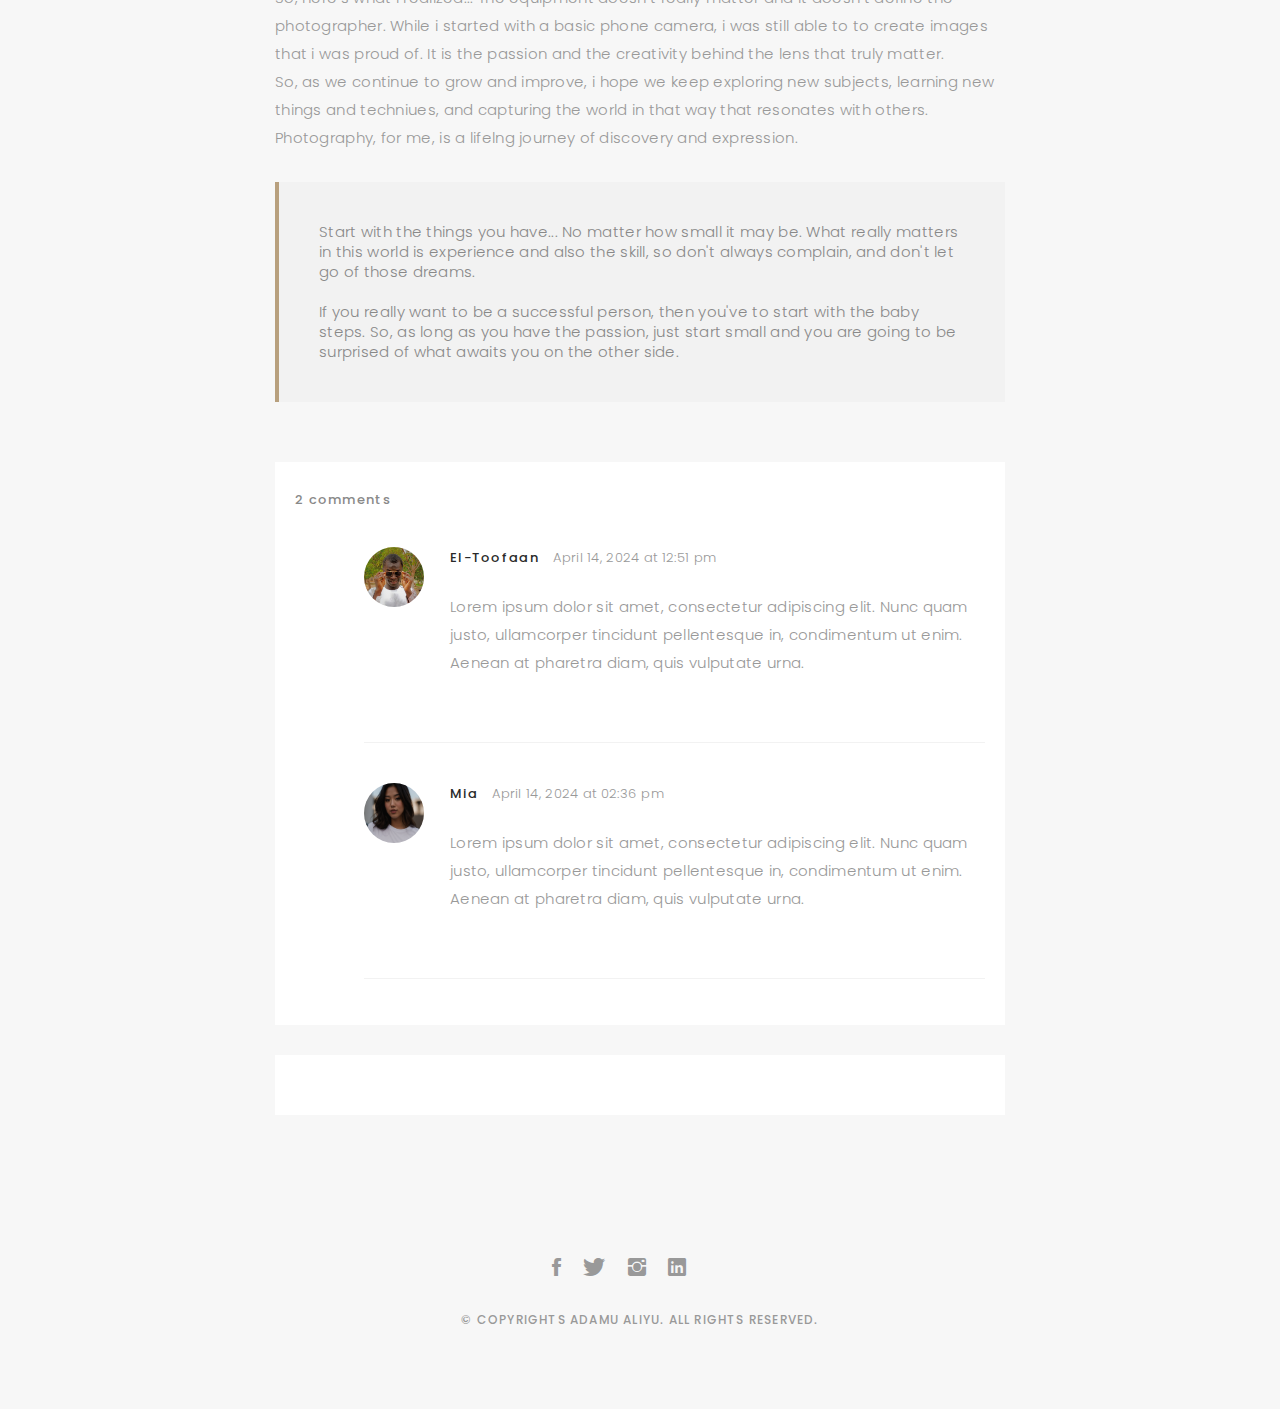
<file: Portfolio/photographer.html>
<!DOCTYPE html>
<html lang="en">

<head>
  <!-- meta -->
  <meta charset="utf-8">
  <meta content="width=device-width, initial-scale=1.0" name="viewport">

  <title>Adam as a photographer</title>
  <meta content="" name="keywords">
  <meta content="" name="description">

  <!-- Google Fonts -->
  <link href="https://fonts.googleapis.com/css?family=Poppins:300,300i,400,400i,500,500i,600,600i,700,700i|Playfair+Display:400,400i,700,700i,900,900i" rel="stylesheet">

  <!-- Bootstrap CSS File -->
  <link href="lib/bootstrap/css/bootstrap.min.css" rel="stylesheet">

  <!-- Libraries CSS Files -->
  <link href="lib/ionicons/css/ionicons.min.css" rel="stylesheet">
  <link href="lib/owlcarousel/assets/owl.carousel.min.css" rel="stylesheet">
  <link href="lib/magnific-popup/magnific-popup.css" rel="stylesheet">
  <link href="lib/hover/hover.min.css" rel="stylesheet">

  <!-- Blog Stylesheet File -->
  <link href="css/blog.css" rel="stylesheet">

  <!-- Main Stylesheet File -->
  <link href="css/style.css" rel="stylesheet">

  <!-- Responsive css -->
  <link href="css/responsive.css" rel="stylesheet">

  <!-- Favicon -->
  <link rel="shortcut icon" href="images/favicon.png">

  <!-- =======================================================
    Author: Adamu Aliyu
  ======================================================= -->
</head>

<body>

  <!-- start section navbar -->
  <nav id="main-nav-subpage" class="subpage-nav">
    <div class="row">
      <div class="container">

        <div class="logo">
          <a href="index.html"><img src="images/logo.svg" alt="logo"></a>
        </div>

        <div class="responsive"><i data-icon="m" class="ion-navicon-round"></i></div>

        <ul class="nav-menu list-unstyled">
          <li><a href="index.html" class="smoothScroll">Home</a></li>
          <li><a href="#about" class="smoothScroll">About</a></li>
          <li><a href="#portfolio" class="smoothScroll">Portfolio</a></li>
          <li><a href="#blog" class="smoothScroll">Blog</a></li>
          <li><a href="#contact" class="smoothScroll">Contact</a></li>
        </ul>
      </div>
    </div>
  </nav>
  <!-- End section navbar -->
  <!-- start section main content -->
  <div class="main-content paddsection">
    <div class="container">
      <div class="row justify-content-center">
        <div class="col-md-8 col-md-offset-2">
          <div class="row">
            <div class="container-main single-main">
              <div class="col-md-12">
                <div class="block-main mb-30">
                  <img src="images/camera.jpg" class="img-responsive" alt="reviews2">
                  <div class="content-main single-post padDiv">
                    <div class="journal-txt">
                      <h4 style="text-align: center; font-size: larger">HOW I BECAME A PHOTOGRAPHER</h4>
                    </div>
                    </div>
                    <div class="post-meta">
                      <ul class="list-unstyled mb-0">
                          <br>
                        <li class="author">by: Adamu Aliyu</li>
                        <li class="date">date: Jan 17, 2024</li>
                        <li class="commont"><i class="ion-ios-heart-outline"></i>2 Comments</li>
                      </ul>
                    </div>
                    <p class="mb-30"> From a young age, i was captivated by the sight of people walking around with cameras. I felt a strong desire to be like them
                        "Photographers". <br> When i was a child, my dad bought a camera. It wasn't really intended for me, but rather for the family, so we wouldn't always 
                        have to call a photographer when we needed to take pictures.
                        <br> Despite this, i would often sneak into his room when he wasn't around, take the camera, and start shooting landscape photos. No one really taught
                        me how to use the camera, but i gradually figured it out on my own
                        <br> After a while, the camera broke and as i grew older, i got a phone. Even though it only had an 8MP camera, I actually used it to 
                        take pictures. PicsArt quickly became-and still is-my favorite editing tool. I would take photos that weren't perfect, but after editing them
                        in PicsArt, adjusting the resolution and making enhacements, they would look just right. That's how i got started.</p>
                    <p class="mb-30">And so, eventually, i bought a camera. While not many people know about me being a photographer, it's not like i took it as a work.
                    It's just that, over the years i've developed a prefernce for shooting landscape, animals, skies, moon, objects and other natural scenes. I don't particularly
                    enjoy taking pictures of people though, but yeah... I do sometimes when necessary. I just simply prefer capturing objects and the beauty around me.
                    <br>So, here's what i realized... The equipment doesn't really matter and it doesn't define the photographer. While i started with a basic phone camera, i was still
                    able to to create images that i was proud of. It is the passion and the creativity behind the lens that truly matter. <br>So, as we continue to grow and improve, 
                    i hope we keep exploring new subjects, learning new things and techniues, and capturing the world in that way that resonates with others.<br> Photography, for me, is 
                    a lifelng journey of discovery and expression.</p>
                    <blockquote>Start with the things you have... No matter how small it may be. What really matters in this world is experience and also the skill, so don't always complain,
                        and don't let go of those dreams. <br><br>If you really want to be a successful person, then you've to start with the baby steps.
                        So, as long as you have the passion, just start small and you are going to be surprised of what awaits you on the other side.</blockquote>
                  </div>
                </div>
              </div>
              <div class="col-md-12">
                <div class="comments text-left padDiv mb-30">
                  <div class="entry-comments">
                    <h6 class="mb-30">2 comments</h6>
                    <ul class="entry-comments-list list-unstyled">
                      <li>
                        <ul class="entry-comments-reply list-unstyled">
                          <li>
                            <div class="entry-comments-item">
                              <img src="images/avatar4.jpg" class="entry-comments-avatar" alt="">
                              <div class="entry-comments-body">
                                <span class="entry-comments-author">El-Toofaan</span>
                                <span><a href="#">April 14, 2024 at 12:51 pm</a></span>
                                <p class="mb-10">Lorem ipsum dolor sit amet, consectetur adipiscing elit. Nunc quam justo, ullamcorper tincidunt pellentesque in, condimentum ut enim. Aenean at pharetra diam, quis vulputate urna.</p>
                              </div>
                            </div>
                          </li>
                            <div class="entry-comments-item">
                              <img src="images/avatar5.jpg" class="entry-comments-avatar" alt="">
                              <div class="entry-comments-body">
                                <span class="entry-comments-author">Mia</span>
                                <span><a href="#">April 14, 2024 at 02:36 pm</a></span>
                                <p class="mb-10">Lorem ipsum dolor sit amet, consectetur adipiscing elit. Nunc quam justo, ullamcorper tincidunt pellentesque in, condimentum ut enim. Aenean at pharetra diam, quis vulputate urna.</p>
                              </div>
                            </div>
                        </ul>
                      </li>
                    </ul>
                  </div>
                </div>
              </div>
              <div class="col-lg-12">
                <div class="cmt padDiv">
                </div>
              </div>
            </div>
          </div>
        </div>
      </div>
    </div>
  </div>
  <!--  </div> -->
  <!-- start section main content -->

  <!-- start section footer -->
  <div id="footer" class="text-center">
    <div class="container">
      <div class="socials-media text-center">

        <ul class="list-unstyled">
          <li><a href="#"><i class="ion-social-facebook"></i></a></li>
          <li><a href="#"><i class="ion-social-twitter"></i></a></li>
          <li><a href="#"><i class="ion-social-instagram"></i></a></li>
          <li><a href="#"><i class="ion-social-linkedin"></i></a></li>
          <li><a href="#"><i class="ion-social-"></i></a></li>
          <li><a href="#"><i class="ion-social-"></i></a></li>
        </ul>

      </div>

      <p>&copy; Copyrights Adamu Aliyu. All rights reserved.</p>

    </div>
  </div>
  <!-- End section footer -->

  <!-- JavaScript Libraries -->
  <script src="lib/jquery/jquery.min.js"></script>
  <script src="lib/jquery/jquery-migrate.min.js"></script>
  <script src="lib/bootstrap/js/bootstrap.bundle.min.js"></script>
  <script src="lib/typed/typed.js"></script>
  <script src="lib/owlcarousel/owl.carousel.min.js"></script>
  <script src="lib/magnific-popup/magnific-popup.min.js"></script>
  <script src="lib/isotope/isotope.pkgd.min.js"></script>

  <!-- Contact Form JavaScript File -->
  <script src="contactform/contactform.js"></script>

  <!-- Template Main Javascript File -->
  <script src="js/main.js"></script>

</body>

</html>
</file>
<file: Portfolio/css/style.css>
/*
  Author: Adam Alee
*/

/*  General Styling
/*-----------------------------------------------------------------------------------*/

body {
  background: #ffffff;
  color: #898989;
  font-family: 'Poppins', helvetica;
  font-size: 15px;
  font-weight: 300;
  line-height: 20px;
  letter-spacing: 0.02em;
  overflow-x: hidden;
  margin: 0 auto;
  padding: 0;
  -moz-box-sizing: border-box;
  -ms-box-sizing: border-box;
  -o-box-sizing: border-box;
  -webkit-box-sizing: border-box;
  box-sizing: border-box;
}

h1, h2, h3, h4, h5, h6 {
  margin: 0;
}

h2 {
  color: #292929;
  font-weight: 600;
}

h4 {
  color: #292929;
  font-size: 14px;
  font-weight: 600;
}

a {
  color: #292929;
  text-decoration: none !important;
  -moz-transition: all 0.5s ease-in-out 0s;
  -ms-transition: all 0.5s ease-in-out 0s;
  -o-transition: all 0.5s ease-in-out 0s;
  -webkit-transition: all 0.5s ease-in-out 0s;
  transition: all 0.5s ease-in-out 0s;
}

a:hover {
  -moz-transition: all 0.5s ease-in-out 0s;
  -ms-transition: all 0.5s ease-in-out 0s;
  -o-transition: all 0.5s ease-in-out 0s;
  -webkit-transition: all 0.5s ease-in-out 0s;
  transition: all 0.5s ease-in-out 0s;
}

a:hover, a:focus {
  color: #b8a07e;
  text-decoration: underline;
}

nav ul li a {
  padding: 2px 0 0 0;
  position: relative;
  display: block;
  font-size: 12px;
  color: #999999;
  letter-spacing: 0.1em;
  font-weight: 500;
  line-height: 14px;
  text-transform: uppercase;
  -moz-transition: all 0.5s ease-in-out 0s;
  -ms-transition: all 0.5s ease-in-out 0s;
  -o-transition: all 0.5s ease-in-out 0s;
  -webkit-transition: all 0.5s ease-in-out 0s;
  transition: all 0.5s ease-in-out 0s;
}

p {
  margin: 25px 0;
  padding: 0;
  font-size: 15px;
  color: #999999;
  line-height: 28px;
}

::-moz-selection {
  background: #b8a07e;
  color: #fff;
}

::selection {
  background: #b8a07e;
  color: #fff;
}

.btn {
  background: #333;
  border: medium none;
  border-radius: 0;
  color: #fff;
  font-size: 12px;
  height: 50px;
  line-height: 50px;
  padding: 0 30px;
  text-transform: uppercase;
}

.btn:hover, .btn:focus {
  color: #fff;
}

.padDiv {
  padding: 30px 20px;
}

.section-title {
  margin-bottom: 70px;
}

.section-title h2 {
  font-size: 25px;
  letter-spacing: 2px;
  text-transform: uppercase;
}

.form-control {
  background-color: transparent;
  border: 1px solid #999;
  border-radius: 0;
  color: #999999;
  font-size: 12px;
  font-weight: 500;
  height: 50px;
  letter-spacing: 0.1em;
  padding-left: 10px;
  margin: 0 0 25px 0;
  line-height: 14px;
  text-transform: uppercase;
}

.form-control:focus {
  box-shadow: none;
  outline: 0 none;
}

.paddsection {
  padding-top: 90px;
  padding-bottom: 90px;
}

.paddsections {
  padding-top: 90px;
  padding-bottom: 90px !important;
}

.hvr-shutter-in-horizontal::before {
  background: #333;
}

.hvr-shutter-in-horizontal:hover {
  background: #b8a07e;
}

.mb-30 {
  margin-bottom: 30px;
}

/*-----------------------------------------------------------------------------------*/
/*  Navbar Top
/*-----------------------------------------------------------------------------------*/

nav {
  position: fixed;
  background: #fff;
  z-index: 1000;
  width: 100%;
  padding: 20px;
  display: none;
  -webkit-box-shadow: 0px 2px 92px 0px rgba(0, 0, 0, 0.18);
  -moz-box-shadow: 0px 2px 92px 0px rgba(0, 0, 0, 0.18);
  box-shadow: 0px 2px 92px 0px rgba(0, 0, 0, 0.18);
}

.nav-menu {
  float: right;
  line-height: 32px;
  margin-bottom: 0;
  padding-top: 16px;
}

nav ul li {
  float: left;
  margin-right: 15px;
  font-family: 'Poppins', sans-serif;
  font-size: 14px;
  margin-left: 40px;
}

nav ul li a {
  padding: 2px 0 0 0;
  position: relative;
  display: block;
  font-size: 14px;
  color: #999999;
  font-family: 'Poppins', helvetica;
  font-weight: 500;
  line-height: 16px;
  text-transform: uppercase;
  letter-spacing: 0.02em;
  text-transform: capitalize;
}

.logo {
  float: left;
}

.logo img {
  width: 100px;
  height: 50px;
}

.responsive {
  display: none;
  font-size: 23px;
}

.active {
  color: #afafaf;
}

/*----------------------------------------------------------------------------------*/
/*  Header
/*-----------------------------------------------------------------------------------*/

#header {
  background: url("../images/home-bg.jpg") repeat scroll center center / cover;
  height: 100vh;
  width: 100%;
}


#header .header-content {
  height: 100vh;
  text-align: left;
  width: 100%;
  display: flex;
  justify-content: center;
  flex-direction: column;
}

.header-content h1 {
  font-size: 40px;
  font-weight: 700;
  margin-bottom: 10px;
  text-transform: uppercase;
  color: #fff;
}

.header-content p {
  font-size: 13px;
  letter-spacing: 5px;
  margin-top: 0;
  margin-bottom: 30px;
  text-transform: capitalize;
  color: #fff;
  font-weight: 500;
}

.header-content .list-social li {
  float: left;
  margin-right: 20px;
}

.header-content .list-social li i {
  color: #fff;
  font-size: 15px;
}

/*-----------------------------------------------------------------------------------*/
/*  Aout-us
/*-----------------------------------------------------------------------------------*/

#about {
  width: 100%;
  height: auto;
  background: #f7f7f7;
  padding-top: 190px;
}

#about .div-img-bg {
  padding-bottom: 30px;
  border: 20px solid #b8a07e;
}

#about .div-img-bg .about-img img {
  width: 100%;
  box-shadow: 0px 0px 85px 0px rgba(0, 0, 0, 0.14);
  margin-top: -60px;
  margin-left: 40px;
  height: 400px;
  object-fit: cover;
}

#about .about-descr .p-heading {
  font-family: 'Playfair Display', serif;
  font-size: 28px;
  text-align: left;
}

#about .about-descr .separator {
  max-width: 80%;
  margin-bottom: 0;
  text-align: left;
}

/*-----------------------------------------------------------------------------------*/
/*   Services
/*-----------------------------------------------------------------------------------*/

#services {
  background: #f7f7f7;
  position: relative;
  padding-bottom: 80px;
}

.owl-item {
  float: left;
}
.services-block span {
  margin: 10px 0;
  position: relative;
  font-size: 13px;
  color: #292929;
  letter-spacing: 0.1em;
  font-weight: 500;
  text-transform: uppercase;
  display: block;
}

.services-block .separator {
  margin: 0;
  font-size: 13px;
  line-height: 22px;
}

.services-block i {
  font-size: 44px;
  color: #b8a07e;
  line-height: 44px;
}


.services-carousel  .owl-stage-outer {
  overflow: hidden;
}

.services-carousel .owl-dots {
  margin-top: 5px;
  text-align: center;
}

.services-carousel .owl-dot {
  display: inline-block;
  margin: 0 5px;
  width: 12px !important;
  height: 12px !important;
  border-radius: 50%;
  border: 0;
  padding: 0 !important;
  background-color: #ddd;
  cursor: pointer;
}

.services-carousel .owl-dot.active {
  background-color: #b8a07e;
}

.owl-nav {
  display: none;
}


/*-----------------------------------------------------------------------------------*/
/*  Portfolio
/*-----------------------------------------------------------------------------------*/

#portfolio {
  position: relative;
  padding-bottom: 50px;
}

#portfolio .portfolio-list {
  margin-bottom: 50px;
}

#portfolio .portfolio-list .nav {
  display: inline-block;
  margin: 0;
}

#portfolio .portfolio-list .nav li {
  margin: 0 40px 0 0;
  float: left;
  font-size: 14px;
  color: #999999;
  line-height: 16px;
  cursor: pointer;
  font-family: 'Poppins', helvetica;
  font-weight: 500;
  letter-spacing: 0.02em;
  text-transform: capitalize;
  -moz-transition: all 0.5s ease-in-out 0s;
  -ms-transition: all 0.5s ease-in-out 0s;
  -o-transition: all 0.5s ease-in-out 0s;
  -webkit-transition: all 0.5s ease-in-out 0s;
  transition: all 0.5s ease-in-out 0s;
}

#portfolio .portfolio-list .nav li:hover, #portfolio .portfolio-list .nav li.filter-active  {
  color: #b8a07e;
  -moz-transition: all 0.5s ease-in-out 0s;
  -ms-transition: all 0.5s ease-in-out 0s;
  -o-transition: all 0.5s ease-in-out 0s;
  -webkit-transition: all 0.5s ease-in-out 0s;
  transition: all 0.5s ease-in-out 0s;
}

#portfolio .portfolio-container {
  display: inline-block;
  margin-bottom: 50px;
  width: 100%;
}

.portfolio-thumbnail {
  margin-bottom: 30px;
  overflow: hidden;
  min-height: 260px;
}

.portfolio-thumbnail img {
  max-width: 100%;
}

/*-----------------------------------------------------------------------------------*/
/*  Journal
/*-----------------------------------------------------------------------------------*/

#journal,  #journal-blog {
  height: auto;
  width: 100%;
  background: #f7f7f7;
  padding-bottom: 60px;
  position: relative;
}

#journal-blog {
  background: #fff;
  padding-bottom: 30px;
}

#journal .journal-block {
  display: inline-block;
  height: auto;
  width: 100%;
}

#journal .journal-block .journal-info {
  position: relative;
}

.journal-block .journal-info img {
  max-width: 100%;
}

.journal-block .journal-info .journal-txt {
  padding: 25px 0px;
  position: relative;
}

.journal-block .journal-info .journal-txt h4 a {
  display: block;
  font-size: 19px;
  line-height: 24px;
  margin: 0 0 13px 0;
  font-weight: 500;
  color: #292929;
  -moz-transition: all 0.5s ease-in-out 0s;
  -ms-transition: all 0.5s ease-in-out 0s;
  -o-transition: all 0.5s ease-in-out 0s;
  -webkit-transition: all 0.5s ease-in-out 0s;
  transition: all 0.5s ease-in-out 0s;
}

.journal-block .journal-info .journal-txt h4 a:hover {
  color: #b8a07e;
  -moz-transition: all 0.5s ease-in-out 0s;
  -ms-transition: all 0.5s ease-in-out 0s;
  -o-transition: all 0.5s ease-in-out 0s;
  -webkit-transition: all 0.5s ease-in-out 0s;
  transition: all 0.5s ease-in-out 0s;
}

.journal-block .journal-info .journal-txt p {
  margin: 0;
  font-size: 14px;
  line-height: 24px;
}

/*-----------------------------------------------------------------------------------*/
/*  Contact
/*-----------------------------------------------------------------------------------*/

#contact {
  height: auto;
  width: 100%;
}

.contact-details {
  list-style: none;
  margin: 0;
  padding: 0;
}

.contact-details li {
  padding-bottom: 10px;
}

#contact input, #contact textarea {
  width: 100%;
}


#contact  #sendmessage {
  color: #18d26e;
  border: 1px solid #18d26e;
  display: none;
  text-align: center;
  padding: 15px;
  font-weight: 600;
  margin: 15px;
}

#contact  #errormessage {
  color: red;
  display: none;
  border: 1px solid red;
  text-align: center;
  padding: 15px;
  font-weight: 600;
  margin: 15px;
}

#contact #sendmessage.show, #contact #errormessage.show, #contact .show {
  display: block;
}

#contact .validation {
  color: red;
  display: none;
  margin: 0 0 20px;
  font-weight: 400;
  font-size: 13px;
}

/*-----------------------------------------------------------------------------------*/
/*  Footer
/*-----------------------------------------------------------------------------------*/

#footer {
  background: #f7f7f7;
  padding-top: 50px;
  padding-bottom: 50px;
}

#footer .socials-media {
  width: 100%;
}

#footer .socials-media ul {
  display: inline-block;
  float: none;
  margin: 0 0 20px 0;
}

#footer .socials-media ul li {
  float: left;
  margin-left: 10px;
  margin-right: 10px;
}

#footer .socials-media ul li a {
  font-size: 24px;
  color: #999;
  letter-spacing: 0.1em;
  font-weight: 500;
  background: transparent;
  text-transform: uppercase;
  -moz-transition: all 0.5s ease-in-out 0s;
  -ms-transition: all 0.5s ease-in-out 0s;
  -o-transition: all 0.5s ease-in-out 0s;
  -webkit-transition: all 0.5s ease-in-out 0s;
  transition: all 0.5s ease-in-out 0s;
}

#footer .socials-media ul li a:hover {
  color: #b8a07e;
  -moz-transition: all 0.5s ease-in-out 0s;
  -ms-transition: all 0.5s ease-in-out 0s;
  -o-transition: all 0.5s ease-in-out 0s;
  -webkit-transition: all 0.5s ease-in-out 0s;
  transition: all 0.5s ease-in-out 0s;
}

#footer p {
  font-size: 12px;
  letter-spacing: 0.1em;
  font-weight: 500;
  margin-top: 0;
  text-transform: uppercase;
}

.credits {
  font-size: 13px;
}
</file>
<file: Portfolio/css/responsive.css>
/** Width between 1200x to 0
 *  ~~~~~~~~~~~~~~~~~~~~~~~~~~~~~~~~~~~~
 */

@media (min-width: 1200px) {

}

/** Width between 992px to 1199px
 *  ~~~~~~~~~~~~~~~~~~~~~~~~~~~~~~~~~~~~
 */

@media (min-width: 992px) and (max-width: 1199px) {
  
}

/** Width between 768px to 991px
 *  ~~~~~~~~~~~~~~~~~~~~~~~~~~~~~~~~~~~~
 */

@media (min-width: 768px) and (max-width: 991px) {
  /* Navbar */
  nav {
    padding: 10px 15px;
  }
  .nav-menu {
    margin-top: 40px;
    display: none;
    float: none;
    width: 100%;
  }
  .nav-menu li {
    float: none;
    width: 100%;
    text-align: center;
    border-top: 1px solid #f7f7f7;
    line-height: 45px;
    margin-left: 0;
    padding-top: 10px;
    padding-bottom: 10px;
  }
  .responsive {
    float: right;
    padding-top: 15px;
    display: block;
  }
  /* About */
  .head-info .header-content .cmaster h1 {
    font-size: 32px;
  }
  #about .div-img-bg {
    padding: 0;
  }
  #about .div-img-bg .about-img img {
    margin-top: 0%;
    margin-left: calc(0% - 0px);
  }
  #about .about-descr .p-heading {
    font-size: 20px;
  }
  #about .about-descr .separator {
    max-width: 100%;
    margin-bottom: 0;
  }
  /* portfolio */
  #portfolio .portfolio-list .nav li {
    float: none;
    margin: 20px;
    display: inline-block;
  }
  /* journal */
  #journal .journal-block .journal-info {
    margin-bottom: 30px;
  }
  /* Contact */
  .contact-contact {
    margin-bottom: 30px;
  }
  /* Footer */
  #footer .socials-media ul li {
    margin-right: 0;
    margin-left: 0;
    float: none;
    display: inline-block;
  }
}

/** Width between 767px to 0
 *  ~~~~~~~~~~~~~~~~~~~~~~~~~~~~~~~~~~~~
 */

@media (max-width: 767px) {
  /* Navbar */
  nav {
    padding: 20px 15px;
  }
  .nav-menu {
    margin-top: 40px;
    display: none;
    float: none;
    width: 100%;
  }
  .nav-menu li {
    float: none;
    width: 100%;
    text-align: center;
    border-top: 1px solid #f7f7f7;
    line-height: 45px;
    margin-left: 0;
    padding-top: 10px;
    padding-bottom: 10px;
  }
  .responsive {
    float: right;
    padding-top: 15px;
    display: block;
  }
  /* About */
  .head-info .header-content h1 {
    font-size: 32px;
  }
  #about .div-img-bg {
    padding: 0;
  }
  #about .div-img-bg .about-img img {
    margin-top: 0%;
    margin-left: calc(0% - 0px);
  }
  #about .about-descr .p-heading {
    font-size: 20px;
  }
  #about .about-descr .separator {
    max-width: 100%;
    margin-bottom: 0;
  }
  /* portfolio */
  #portfolio .portfolio-list .nav li {
    float: none;
    margin: 20px;
    display: inline-block;
  }
  /* journal */
  #journal .journal-block .journal-info {
    margin-bottom: 30px;
  }
  /* Contact */
  .contact-contact {
    margin-bottom: 30px;
  }
  /* Footer */
  #footer .socials-media ul li {
    margin-right: 0;
    margin-left: 0;
    float: none;
    display: inline-block;
  }
}

/** Width between 600px to 0
 *  ~~~~~~~~~~~~~~~~~~~~~~~~~~~~~~~~~~~~
 */

@media (max-width: 600px) {
  /* Navbar */
  nav {
    padding: 20px 15px;
  }
  .nav-menu {
    margin-top: 40px;
    display: none;
    float: none;
    width: 100%;
  }
  .nav-menu li {
    float: none;
    width: 100%;
    text-align: center;
    border-top: 1px solid #f7f7f7;
    line-height: 45px;
    margin-left: 0;
    padding-top: 10px;
    padding-bottom: 10px;
  }
  .responsive {
    float: right;
    padding-top: 15px;
    display: block;
  }
  /* About */
  .head-info .header-content h1 {
    font-size: 32px;
  }
  #about .div-img-bg {
    padding: 0;
  }
  #about .div-img-bg .about-img img {
    margin-top: 0%;
    margin-left: calc(0% - 0px);
  }
  #about .about-descr .p-heading {
    font-size: 20px;
  }
  #about .about-descr .separator {
    max-width: 100%;
    margin-bottom: 0;
  }
  /* portfolio */
  #portfolio .portfolio-list .nav li {
    float: none;
    margin: 10px;
    display: inline-block;
  }
  /* journal */
  #journal .journal-block .journal-info {
    margin-bottom: 30px;
  }
  /* Contact */
  .contact-contact {
    margin-bottom: 30px;
  }
  /* Footer */
  #footer .socials-media ul li {
    margin-right: 0;
    margin-left: 0;
    float: none;
    display: inline-block;
  }
}

/** Width between 480px to 0
 *  ~~~~~~~~~~~~~~~~~~~~~~~~~~~~~~~~~~~~
 */

@media (max-width: 480px) {
  /* Navbar */
  nav {
    padding: 20px 15px;
  }
  .nav-menu {
    margin-top: 40px;
    display: none;
    float: none;
    width: 100%;
  }
  .nav-menu li {
    float: none;
    width: 100%;
    text-align: center;
    border-top: 1px solid #f7f7f7;
    line-height: 45px;
    margin-left: 0;
    padding-top: 10px;
    padding-bottom: 10px;
  }
  .responsive {
    float: right;
    padding-top: 15px;
    display: block;
  }
  /* About */
  .head-info .header-content h1 {
    font-size: 32px;
  }
  #about .div-img-bg {
    padding: 0;
  }
  #about .div-img-bg .about-img img {
    margin-top: 0%;
    margin-left: calc(0% - 0px);
  }
  #about .about-descr .p-heading {
    font-size: 20px;
  }
  #about .about-descr .separator {
    max-width: 100%;
    margin-bottom: 0;
  }
  /* portfolio */
  #portfolio .portfolio-list .nav li {
    float: none;
    margin: 20px;
  }
  /* journal */
  #journal .journal-block .journal-info {
    margin-bottom: 30px;
  }
  /* Contact */
  .contact-contact {
    margin-bottom: 30px;
  }
  /* Footer */
  #footer .socials-media ul li {
    margin-right: 0;
    margin-left: 0;
    float: none;
    display: inline-block;
  }
}

/** Width between 320px to 0
 *  ~~~~~~~~~~~~~~~~~~~~~~~~~~~~~~~~~~~~
 */

@media (max-width: 320px) {
  /* Navbar */
  nav {
    padding: 20px 15px;
  }
  .nav-menu {
    margin-top: 40px;
    display: none;
    float: none;
    width: 100%;
  }
  .nav-menu li {
    float: none;
    width: 100%;
    text-align: center;
    border-top: 1px solid #f7f7f7;
    line-height: 45px;
    margin-left: 0;
    padding-top: 10px;
    padding-bottom: 10px;
  }
  .responsive {
    float: right;
    padding-top: 15px;
    display: block;
  }
  /* About */
  .head-info .header-content h1 {
    font-size: 32px;
  }
  #about .div-img-bg {
    padding: 0;
  }
  #about .div-img-bg .about-img img {
    margin-top: 0%;
    margin-left: calc(0% - 0px);
  }
  #about .about-descr .p-heading {
    font-size: 20px;
  }
  #about .about-descr .separator {
    max-width: 100%;
    margin-bottom: 0;
  }
  /* portfolio */
  #portfolio .portfolio-list .nav li {
    float: none;
    margin: 20px;
  }
  /* journal */
  #journal .journal-block .journal-info {
    margin-bottom: 30px;
  }
  /* Contact */
  .contact-contact {
    margin-bottom: 30px;
  }
  /* Footer */
  #footer .socials-media ul li {
    margin-right: 0;
    margin-left: 0;
    float: none;
    display: inline-block;
  }
  /* Single page */
  .entry-comments-body span {
    display: inline-block;
    margin-right: 0;
  }
}
</file>
<file: Portfolio/css/blog.css>
/*-----------------------------------------------------------------------------------*/

/*  -  Navbar fixd page
/*-----------------------------------------------------------------------------------*/

.subpage-nav {
  display: block !important;
  position: relative;
}

/*-----------------------------------------------------------------------------------*/

/*  /* Single page */

/*-----------------------------------------------------------------------------------*/

/* main content */

.main-content {
  background: #f7f7f7;
}

.main-content .container-main {
  display: inline-block;
  width: 100%;
}

.main-content .container-main .block-main {
  margin-bottom: 30px;
  overflow: hidden;
}

.container-main .block-main .content-main {
  background: #fff none repeat scroll 0 0;
  display: inline-block;
  width: 100%;
}

.journal-txt h4 a {
  display: block;
  font-size: 19px;
  line-height: 24px;
  margin: 0 0 13px 0;
  font-weight: 500;
  color: #292929;
  -moz-transition: all 0.5s ease-in-out 0s;
  -ms-transition: all 0.5s ease-in-out 0s;
  -o-transition: all 0.5s ease-in-out 0s;
  -webkit-transition: all 0.5s ease-in-out 0s;
  transition: all 0.5s ease-in-out 0s;
}

.journal-txt h4 a:hover {
  color: #b8a07e;
  -moz-transition: all 0.5s ease-in-out 0s;
  -ms-transition: all 0.5s ease-in-out 0s;
  -o-transition: all 0.5s ease-in-out 0s;
  -webkit-transition: all 0.5s ease-in-out 0s;
  transition: all 0.5s ease-in-out 0s;
}

.post-meta ul li {
  font-size: 12px;
  font-weight: normal;
  margin-left: 8px;
  margin-right: 8px;
  text-transform: capitalize;
  display: inline-block;
  float: none;
}

.content-main .post-meta a {
  color: #a2a2a2;
  margin-left: 5px;
}

/* Commonts */

.comments {
  background: #fff;
}

.entry-comments h6 {
  margin-right: 10px;
  font-size: 13px;
  letter-spacing: 0.1em;
  font-weight: 500;
}

.entry-comments-item {
  margin-top: 40px;
  padding-bottom: 40px;
  border-bottom: 1px solid #f2f2f2;
}

.entry-comments-avatar {
  position: absolute;
  display: block;
  border-radius: 50%;
  width: 60px;
  height: 60px;
}

.entry-comments-body {
  padding-left: 86px;
}

.entry-comments-author {
  margin-right: 10px;
  font-size: 13px;
  color: #292929;
  letter-spacing: 0.1em;
  font-weight: 500;
}

.rep {
  font-size: 13px;
  color: #292929;
  letter-spacing: 0.1em;
  font-weight: 500;
  text-transform: capitalize;
}

.entry-comments span a {
  font-size: 13px;
  color: #999;
}

.entry-comments-reply {
  padding-left: 10%;
}

/* Commonts form */

.cmt {
  background: #fff;
}

blockquote {
  padding: 40px;
  background-color: #f2f2f2;
  margin: 30px 0;
  border: none;
  border-left: 4px solid #b8a07e;
}
</file>
